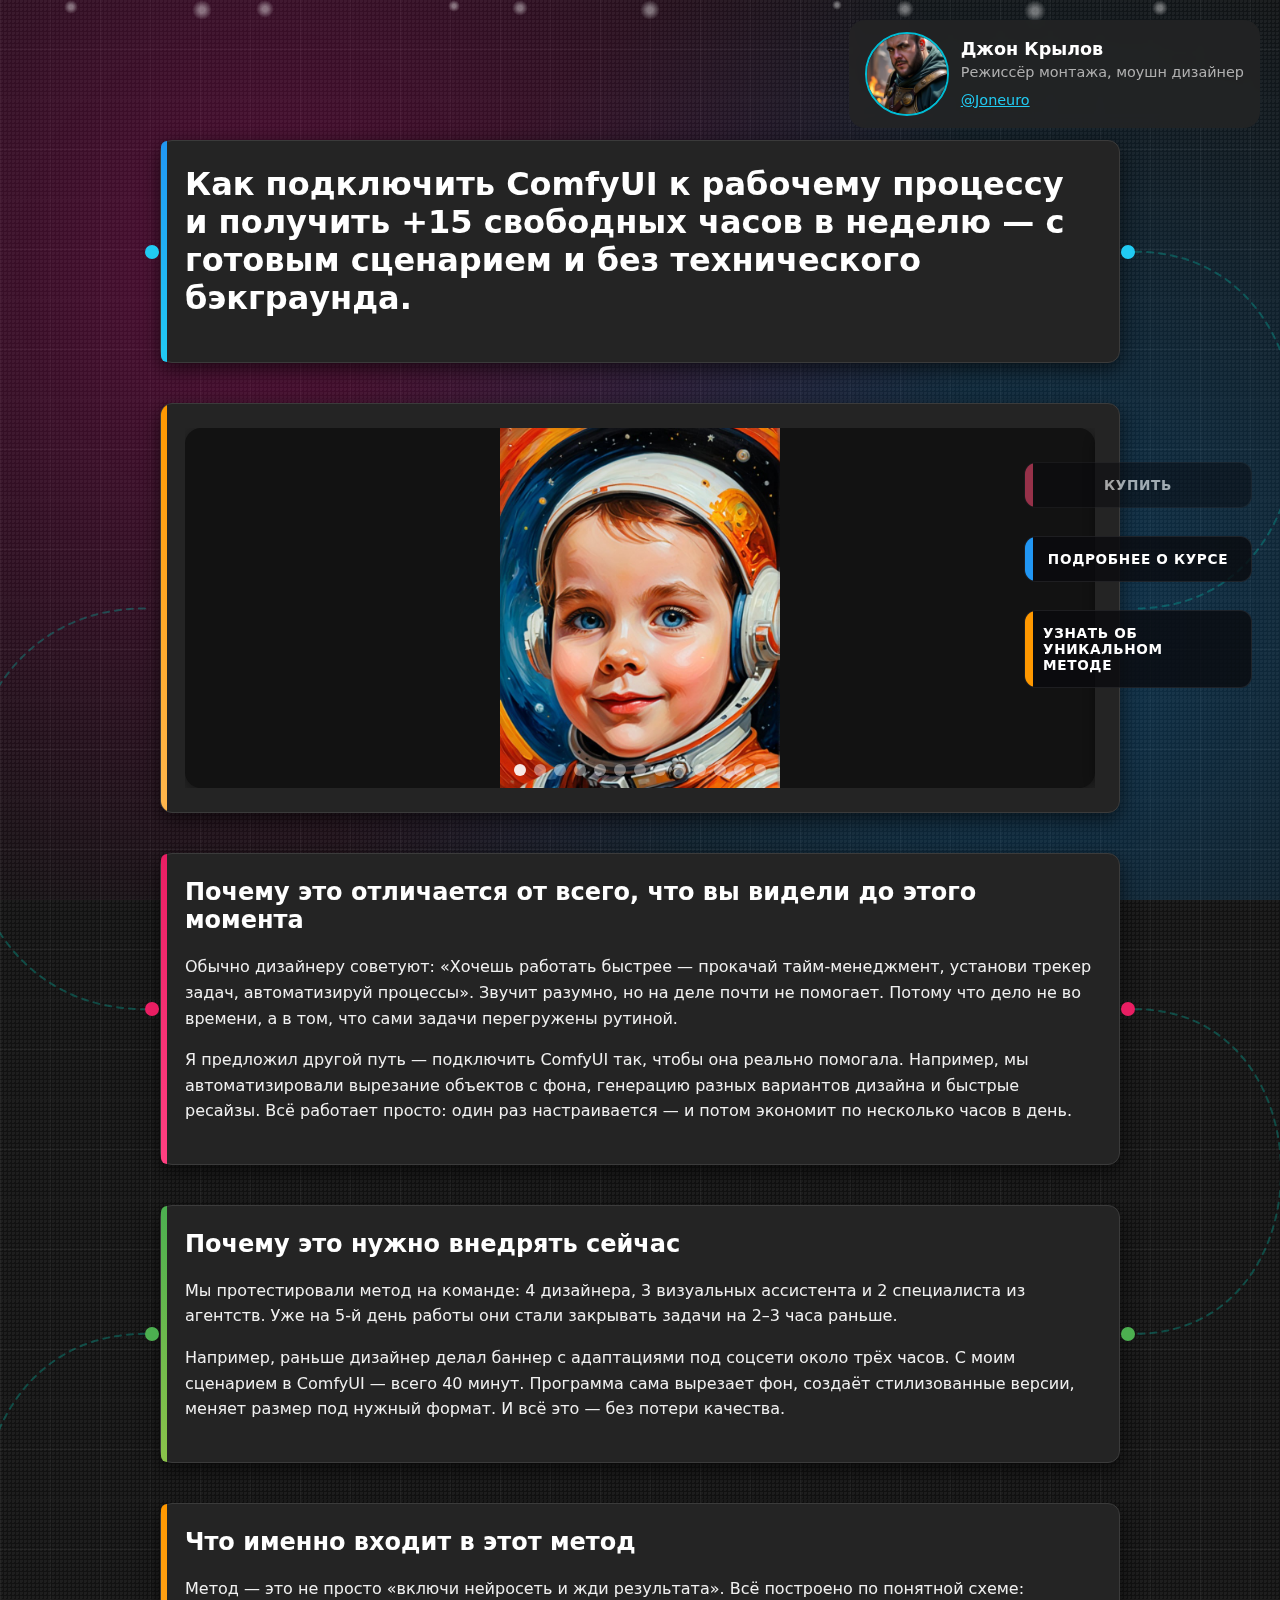
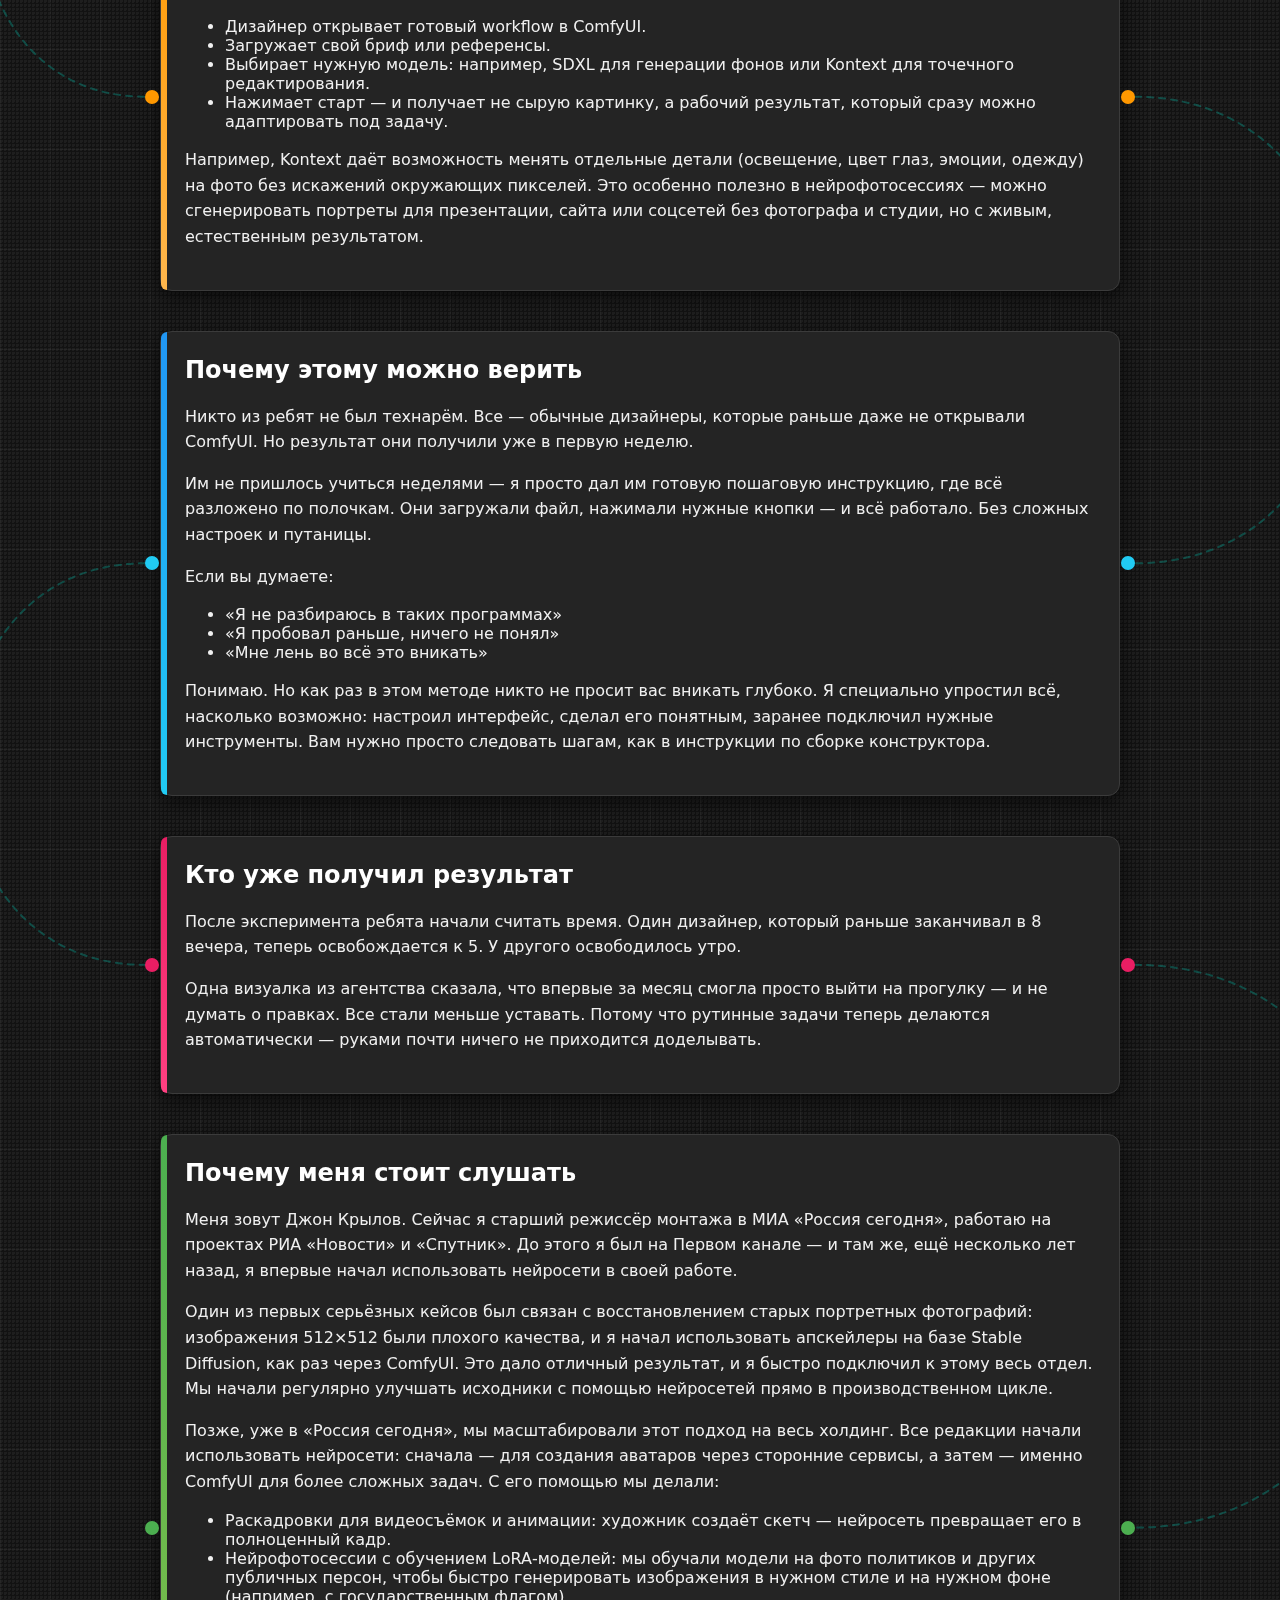
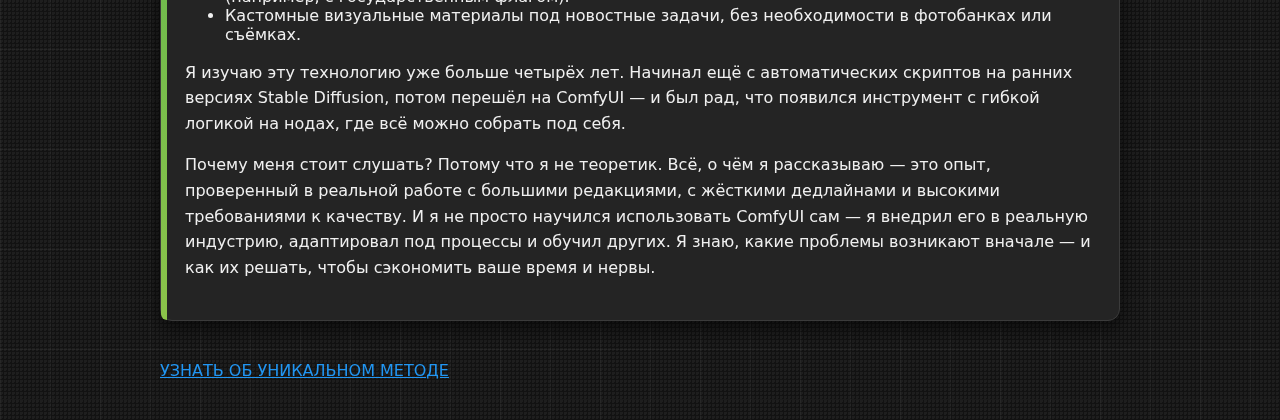
<file: index.html>
<!DOCTYPE html>
<html lang="ru">
<head>
  <meta charset="UTF-8">
  <meta name="viewport" content="width=device-width, initial-scale=1.0">
  <title>Курс ComfyUI — Заглавная</title>
  <link rel="stylesheet" href="style.css">
</head>
<body>
  <!-- Floating profile overlay -->
  <div class="profile-floating">
    <!-- Use a relative path without the images/ prefix because the profile
         picture lives at the project root on GitHub. Removing the extra
         directory prevents broken image links when the site is deployed. -->
    <img src="profile.jpg" alt="Джон Крылов">
    <div class="profile-info">
      <p class="profile-name">Джон Крылов</p>
      <p class="profile-role">Режиссёр монтажа, моушн дизайнер</p>
      <a href="https://t.me/Joneuro" class="profile-link">@Joneuro</a>
    </div>
  </div>

  <main>
    <section class="nodes">
    <!-- Page title node -->
    <div class="node accent-blue">
      <h1>Как подключить ComfyUI к рабочему процессу и получить +15 свободных часов в неделю — с готовым сценарием и без технического бэкграунда.</h1>
    </div>

    <!-- Photo gallery node: a scrollable strip of recent photos -->
    <div class="node accent-orange gallery-node">
      <div class="gallery-carousel">
        <div class="gallery-track">
          <img src="images/gallery/photo_2024-03-14_17-14-06.jpg" alt="Photo 1">
          <img src="images/gallery/photo_2024-03-14_17-14-07.jpg" alt="Photo 2">
          <img src="images/gallery/photo_2024-03-26_18-29-55.jpg" alt="Photo 3">
          <img src="images/gallery/photo_2024-04-04_12-58-24.jpg" alt="Photo 4">
          <img src="images/gallery/photo_2024-04-08_15-27-59.jpg" alt="Photo 5">
          <img src="images/gallery/photo_2025-01-22_19-31-26.jpg" alt="Photo 6">
          <img src="images/gallery/photo_2025-01-22_19-31-27.jpg" alt="Photo 7">
          <img src="images/gallery/photo_2025-01-23_22-14-19.jpg" alt="Photo 8">
          <img src="images/gallery/photo_2025-01-24_18-48-39.jpg" alt="Photo 9">
          <img src="images/gallery/photo_2025-01-25_15-49-19 (2).jpg" alt="Photo 10">
          <img src="images/gallery/photo_2025-01-25_15-49-19.jpg" alt="Photo 11">
          <img src="images/gallery/photo_2025-01-27_00-21-07 (2).jpg" alt="Photo 12">
          <img src="images/gallery/photo_2025-01-27_00-21-07.jpg" alt="Photo 13">
        </div>
        <div class="gallery-dots"></div>
      </div>
    </div>

    <!-- Introduction node -->
    <div class="node accent-pink">
      <h2>Почему это отличается от всего, что вы видели до этого момента</h2>
      <p>Обычно дизайнеру советуют: «Хочешь работать быстрее — прокачай тайм‑менеджмент, установи трекер задач, автоматизируй процессы». Звучит разумно, но на деле почти не помогает. Потому что дело не во времени, а в том, что сами задачи перегружены рутиной.</p>
      <p>Я предложил другой путь — подключить ComfyUI так, чтобы она реально помогала. Например, мы автоматизировали вырезание объектов с фона, генерацию разных вариантов дизайна и быстрые ресайзы. Всё работает просто: один раз настраивается — и потом экономит по несколько часов в день.</p>
    </div>

    <!-- Why implement node -->
    <div class="node accent-green">
      <h2>Почему это нужно внедрять сейчас</h2>
      <p>Мы протестировали метод на команде: 4 дизайнера, 3 визуальных ассистента и 2 специалиста из агентств. Уже на 5‑й день работы они стали закрывать задачи на 2–3 часа раньше.</p>
      <p>Например, раньше дизайнер делал баннер с адаптациями под соцсети около трёх часов. С моим сценарием в ComfyUI — всего 40 минут. Программа сама вырезает фон, создаёт стилизованные версии, меняет размер под нужный формат. И всё это — без потери качества.</p>
    </div>

    <!-- What includes node -->
    <div class="node accent-orange">
      <h2>Что именно входит в этот метод</h2>
      <p>Метод — это не просто «включи нейросеть и жди результата». Всё построено по понятной схеме:</p>
      <ul>
        <li>Дизайнер открывает готовый workflow в ComfyUI.</li>
        <li>Загружает свой бриф или референсы.</li>
        <li>Выбирает нужную модель: например, SDXL для генерации фонов или Kontext для точечного редактирования.</li>
        <li>Нажимает старт — и получает не сырую картинку, а рабочий результат, который сразу можно адаптировать под задачу.</li>
      </ul>
      <p>Например, Kontext даёт возможность менять отдельные детали (освещение, цвет глаз, эмоции, одежду) на фото без искажений окружающих пикселей. Это особенно полезно в нейрофотосессиях — можно сгенерировать портреты для презентации, сайта или соцсетей без фотографа и студии, но с живым, естественным результатом.</p>
    </div>

    <!-- Credibility node -->
    <div class="node accent-blue">
      <h2>Почему этому можно верить</h2>
      <p>Никто из ребят не был технарём. Все — обычные дизайнеры, которые раньше даже не открывали ComfyUI. Но результат они получили уже в первую неделю.</p>
      <p>Им не пришлось учиться неделями — я просто дал им готовую пошаговую инструкцию, где всё разложено по полочкам. Они загружали файл, нажимали нужные кнопки — и всё работало. Без сложных настроек и путаницы.</p>
      <p>Если вы думаете:</p>
      <ul>
        <li>«Я не разбираюсь в таких программах»</li>
        <li>«Я пробовал раньше, ничего не понял»</li>
        <li>«Мне лень во всё это вникать»</li>
      </ul>
      <p>Понимаю. Но как раз в этом методе никто не просит вас вникать глубоко. Я специально упростил всё, насколько возможно: настроил интерфейс, сделал его понятным, заранее подключил нужные инструменты. Вам нужно просто следовать шагам, как в инструкции по сборке конструктора.</p>
    </div>

    <!-- Results node -->
    <div class="node accent-pink">
      <h2>Кто уже получил результат</h2>
      <p>После эксперимента ребята начали считать время. Один дизайнер, который раньше заканчивал в 8 вечера, теперь освобождается к 5. У другого освободилось утро.</p>
      <p>Одна визуалка из агентства сказала, что впервые за месяц смогла просто выйти на прогулку — и не думать о правках. Все стали меньше уставать. Потому что рутинные задачи теперь делаются автоматически — руками почти ничего не приходится доделывать.</p>
    </div>

    <!-- About author node -->
    <div class="node accent-green">
      <h2>Почему меня стоит слушать</h2>
      <p>Меня зовут Джон Крылов. Сейчас я старший режиссёр монтажа в МИА «Россия сегодня», работаю на проектах РИА «Новости» и «Спутник». До этого я был на Первом канале — и там же, ещё несколько лет назад, я впервые начал использовать нейросети в своей работе.</p>
      <p>Один из первых серьёзных кейсов был связан с восстановлением старых портретных фотографий: изображения 512×512 были плохого качества, и я начал использовать апскейлеры на базе Stable Diffusion, как раз через ComfyUI. Это дало отличный результат, и я быстро подключил к этому весь отдел. Мы начали регулярно улучшать исходники с помощью нейросетей прямо в производственном цикле.</p>
      <p>Позже, уже в «Россия сегодня», мы масштабировали этот подход на весь холдинг. Все редакции начали использовать нейросети: сначала — для создания аватаров через сторонние сервисы, а затем — именно ComfyUI для более сложных задач. С его помощью мы делали:</p>
      <ul>
        <li>Раскадровки для видеосъёмок и анимации: художник создаёт скетч — нейросеть превращает его в полноценный кадр.</li>
        <li>Нейрофотосессии с обучением LoRA‑моделей: мы обучали модели на фото политиков и других публичных персон, чтобы быстро генерировать изображения в нужном стиле и на нужном фоне (например, с государственным флагом).</li>
        <li>Кастомные визуальные материалы под новостные задачи, без необходимости в фотобанках или съёмках.</li>
      </ul>
      <p>Я изучаю эту технологию уже больше четырёх лет. Начинал ещё с автоматических скриптов на ранних версиях Stable Diffusion, потом перешёл на ComfyUI — и был рад, что появился инструмент с гибкой логикой на нодах, где всё можно собрать под себя.</p>
      <p>Почему меня стоит слушать? Потому что я не теоретик. Всё, о чём я рассказываю — это опыт, проверенный в реальной работе с большими редакциями, с жёсткими дедлайнами и высокими требованиями к качеству. И я не просто научился использовать ComfyUI сам — я внедрил его в реальную индустрию, адаптировал под процессы и обучил других. Я знаю, какие проблемы возникают вначале — и как их решать, чтобы сэкономить ваше время и нервы.</p>
    </div>
    </section>

    <!-- Footer links and buttons -->
    <div class="footer-links">
      <a class="link" href="page2.html">УЗНАТЬ ОБ УНИКАЛЬНОМ МЕТОДЕ</a>
    </div>
  </main>

  <!-- Animated floating particles -->
  <div class="flares">
    <span></span><span></span><span></span><span></span><span></span>
    <span></span><span></span><span></span><span></span><span></span>
  </div>

  <!-- SVG connectors between nodes -->
  <svg class="connectors" xmlns="http://www.w3.org/2000/svg"></svg>

  <!-- Floating call-to-action buttons. Always visible on screen -->
  <div class="cta-fixed">
    <!-- Primary purchase button. Does not navigate yet -->
    <a class="btn btn-primary is-disabled" href="javascript:void(0)" aria-disabled="true" title="Скоро">Купить</a>
    <!-- Course details button -->
    <a class="btn btn-secondary" href="page3.html">Подробнее о курсе</a>
    <!-- Unique method link button -->
    <a class="btn btn-accent" href="page2.html">Узнать об уникальном методе</a>
  </div>

  <!-- Script for drawing connectors on scroll/resize -->
  <script>
    document.addEventListener('DOMContentLoaded', function () {
      const nodes = Array.from(document.querySelectorAll('.node'));
      const svg = document.querySelector('.connectors');
      // Colour mapping based on accent classes for ports and connectors
      const colourMap = {
        'accent-blue': 'rgba(33, 203, 243, 0.6)',
        'accent-pink': 'rgba(233, 30, 99, 0.6)',
        'accent-green': 'rgba(76, 175, 80, 0.6)',
        'accent-orange': 'rgba(255, 152, 0, 0.6)'
      };
      // Create input/output ports for each node and apply colour coding
      nodes.forEach(node => {
        const inputPort = document.createElement('div');
        inputPort.classList.add('input-port');
        const outputPort = document.createElement('div');
        outputPort.classList.add('output-port');
        // Determine port colour based on accent class
        let portColour = 'rgba(33, 203, 243, 1)';
        node.classList.forEach(cls => {
          if (colourMap[cls]) {
            // convert semi‑transparent colour to fully opaque for ports
            const rgb = colourMap[cls].replace(/rgba\(([^,]+), ([^,]+), ([^,]+), [^)]+\)/, '$1,$2,$3');
            portColour = `rgb(${rgb})`;
          }
        });
        inputPort.style.backgroundColor = portColour;
        inputPort.style.borderColor = portColour;
        outputPort.style.backgroundColor = portColour;
        outputPort.style.borderColor = portColour;
        node.appendChild(inputPort);
        node.appendChild(outputPort);
      });
      // Disable the parallax effect on scroll. Previously each node was
      // translated horizontally based on scroll position. To create a more
      // stable reading experience we simply reset any inline transforms on
      // nodes. This function is still called on scroll to keep API
      // compatibility with the rest of the script.
      function updateParallax() {
        nodes.forEach(node => {
          node.style.transform = '';
        });
      }
      function updateConnectors() {
        // Adjust svg dimensions to cover the full document height
        const docHeight = document.body.scrollHeight;
        svg.setAttribute('height', docHeight);
        svg.setAttribute('width', document.documentElement.clientWidth);
        // Clear existing connectors
        while (svg.firstChild) {
          svg.removeChild(svg.firstChild);
        }
        nodes.forEach((node, idx) => {
          // Connect each node to the next; choose orientation based on index
          const next = nodes[idx + 1];
          if (!next) return;
          // Alternate orientation: even indexes connect right‑to‑right, odd indexes left‑to‑left
          const orientation = idx % 2 === 0 ? 'right' : 'left';
          // Choose ports based on orientation
          const startPort = orientation === 'right' ? node.querySelector('.output-port') : node.querySelector('.input-port');
          const endPort = orientation === 'right' ? next.querySelector('.output-port') : next.querySelector('.input-port');
          if (!startPort || !endPort) return;
          const rect1 = startPort.getBoundingClientRect();
          const rect2 = endPort.getBoundingClientRect();
          // Starting and ending coordinates: anchor to the appropriate side
          let startX, endX;
          if (orientation === 'right') {
            startX = rect1.left + rect1.width + window.scrollX;
            endX = rect2.left + rect2.width + window.scrollX;
          } else {
            startX = rect1.left + window.scrollX;
            endX = rect2.left + window.scrollX;
          }
          const startY = rect1.top + rect1.height / 2 + window.scrollY;
          const endY = rect2.top + rect2.height / 2 + window.scrollY;
          // Offset controls horizontally based on vertical distance to create nice arcs
          const verticalDistance = Math.abs(endY - startY);
          const baseOffset = Math.max(100, verticalDistance * 0.6);
          const offset = orientation === 'right' ? baseOffset : -baseOffset;
          const ctrl1X = startX + offset;
          const ctrl1Y = startY;
          const ctrl2X = endX + offset;
          const ctrl2Y = endY;
          const pathData = `M ${startX},${startY} C ${ctrl1X},${ctrl1Y} ${ctrl2X},${ctrl2Y} ${endX},${endY}`;
          const path = document.createElementNS('http://www.w3.org/2000/svg', 'path');
          path.setAttribute('d', pathData);
          // Determine colour based on the accent class of the current node
          let strokeColour = 'rgba(0, 200, 180, 0.6)';
          node.classList.forEach(cls => {
            if (colourMap[cls]) {
              strokeColour = colourMap[cls];
            }
          });
          path.setAttribute('stroke', strokeColour);
          path.setAttribute('stroke-width', '2');
          path.setAttribute('fill', 'none');
          path.setAttribute('stroke-linecap', 'round');
          path.setAttribute('stroke-dasharray', '6 6');
          path.style.animation = 'dash-motion 4s linear infinite';
          svg.appendChild(path);
        });
      }
      function onScroll() {
        updateParallax();
        updateConnectors();
      }
      // Initial draw
      updateParallax();
      updateConnectors();
      window.addEventListener('resize', updateConnectors);
      window.addEventListener('scroll', onScroll);

      // Build an interactive slider for the photo gallery.
      // The gallery displays one image at a time, supports swipe gestures,
      // auto‑advances every few seconds, and shows dots for navigation.
      const track = document.querySelector('.gallery-track');
      const slides = track ? Array.from(track.children) : [];
      const dotsContainer = document.querySelector('.gallery-dots');
      let currentSlide = 0;
      let autoSlideTimer;

      function createDots() {
        if (!dotsContainer) return;
        dotsContainer.innerHTML = '';
        slides.forEach((slide, index) => {
          const dot = document.createElement('span');
          dot.addEventListener('click', () => {
            currentSlide = index;
            updateGallery();
            resetAutoSlide();
          });
          dotsContainer.appendChild(dot);
        });
      }

      function updateGallery() {
        if (!track || slides.length === 0) return;
        const slideWidth = track.getBoundingClientRect().width / slides.length;
        track.style.transform = `translateX(-${currentSlide * slideWidth}px)`;
        if (dotsContainer) {
          const dots = Array.from(dotsContainer.children);
          dots.forEach((dot, idx) => {
            dot.classList.toggle('active', idx === currentSlide);
          });
        }
      }

      function nextSlide() {
        if (slides.length === 0) return;
        currentSlide = (currentSlide + 1) % slides.length;
        updateGallery();
      }

      function startAutoSlide() {
        clearInterval(autoSlideTimer);
        autoSlideTimer = setInterval(nextSlide, 5000);
      }

      function resetAutoSlide() {
        clearInterval(autoSlideTimer);
        autoSlideTimer = setTimeout(startAutoSlide, 5000);
      }

      if (track) {
        // Set up widths so that each slide fills the gallery viewport.
        track.style.width = `${slides.length * 100}%`;
        slides.forEach(slide => {
          slide.style.width = `${100 / slides.length}%`;
        });
        createDots();
        updateGallery();
        startAutoSlide();
        // Swipe handling
        let startX = 0;
        let isDragging = false;
        let deltaX = 0;
        track.addEventListener('pointerdown', (e) => {
          startX = e.clientX;
          isDragging = true;
          track.style.transition = 'none';
          clearInterval(autoSlideTimer);
        });
        track.addEventListener('pointermove', (e) => {
          if (!isDragging) return;
          deltaX = e.clientX - startX;
          const slideWidth = track.getBoundingClientRect().width / slides.length;
          track.style.transform = `translateX(${ -currentSlide * slideWidth + deltaX }px)`;
        });
        function endDrag() {
          if (!isDragging) return;
          const slideWidth = track.getBoundingClientRect().width / slides.length;
          // Snap to next or previous slide if dragged enough
          if (Math.abs(deltaX) > slideWidth / 4) {
            if (deltaX < 0 && currentSlide < slides.length - 1) {
              currentSlide++;
            } else if (deltaX > 0 && currentSlide > 0) {
              currentSlide--;
            }
          }
          track.style.transition = 'transform 0.6s ease';
          updateGallery();
          startAutoSlide();
          isDragging = false;
          deltaX = 0;
        }
        track.addEventListener('pointerup', endDrag);
        track.addEventListener('pointerleave', endDrag);
      }
    });
  </script>
</body>
</html>
</file>
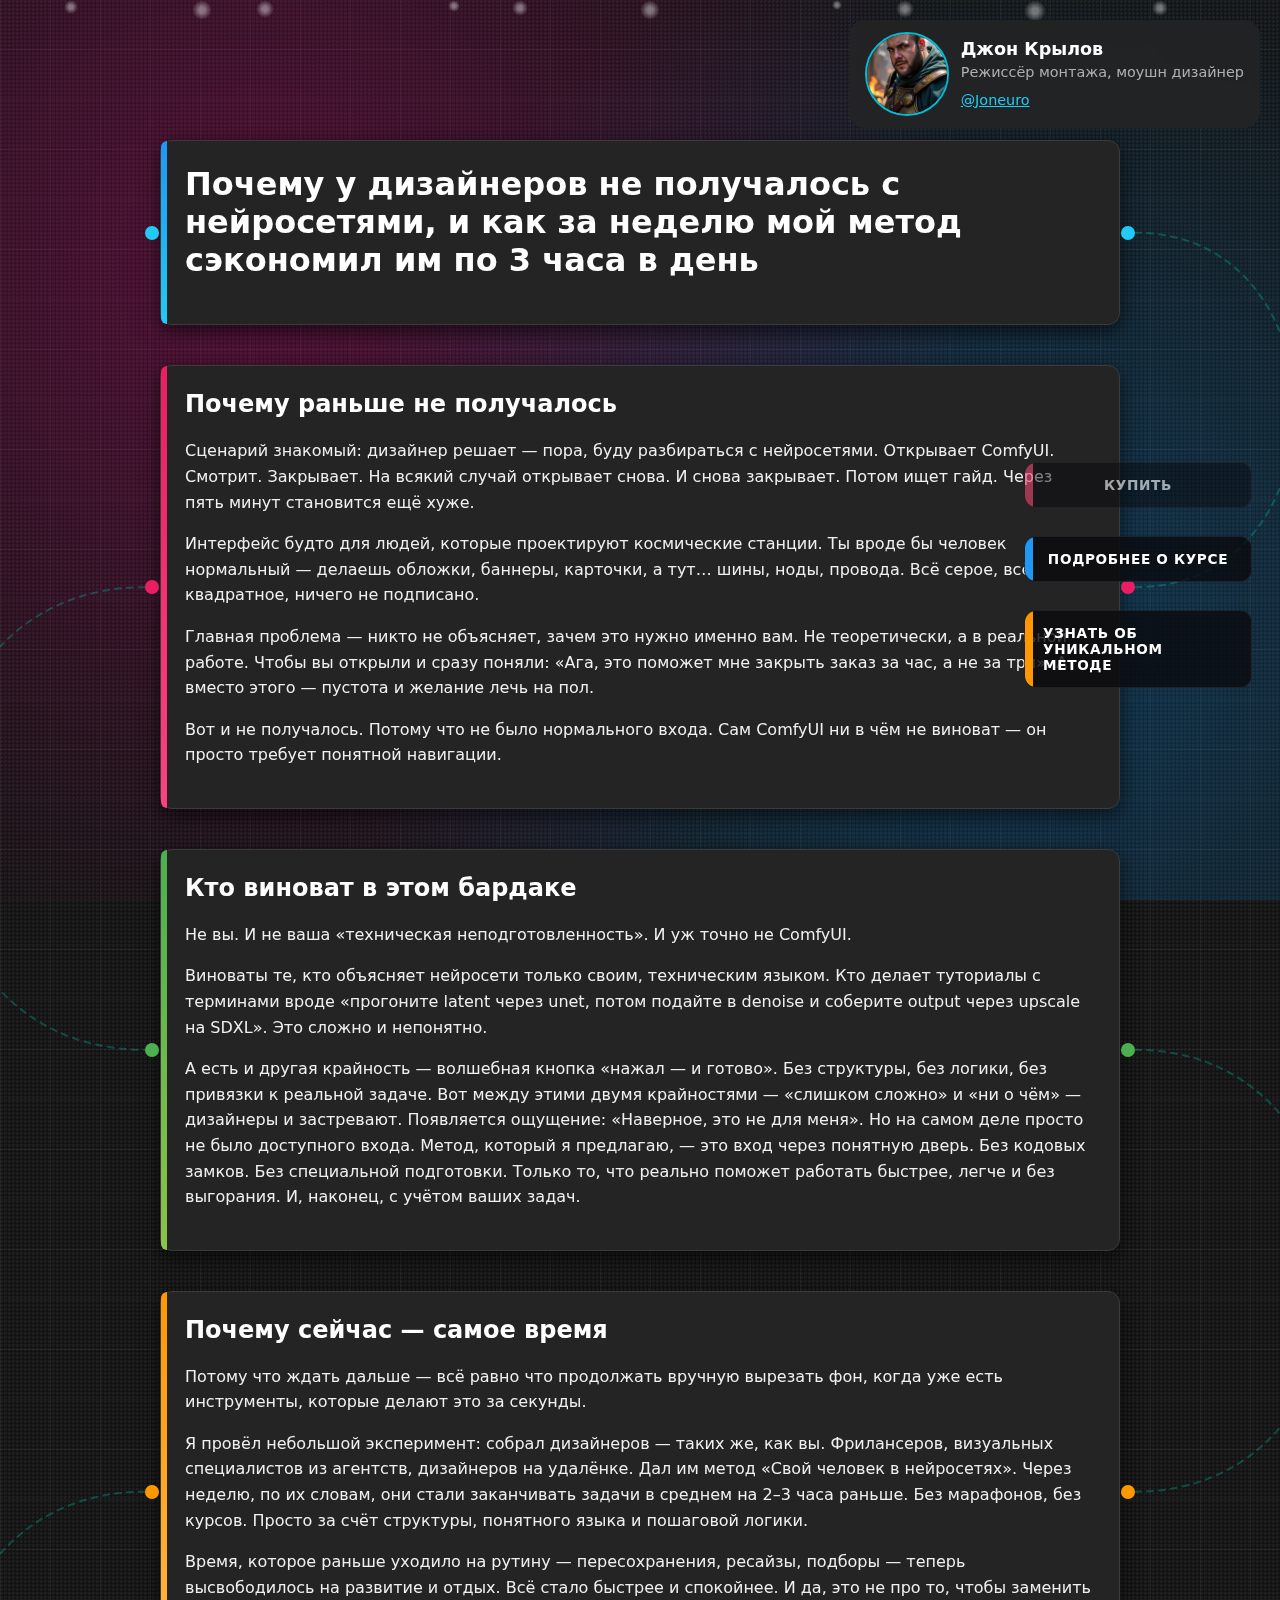
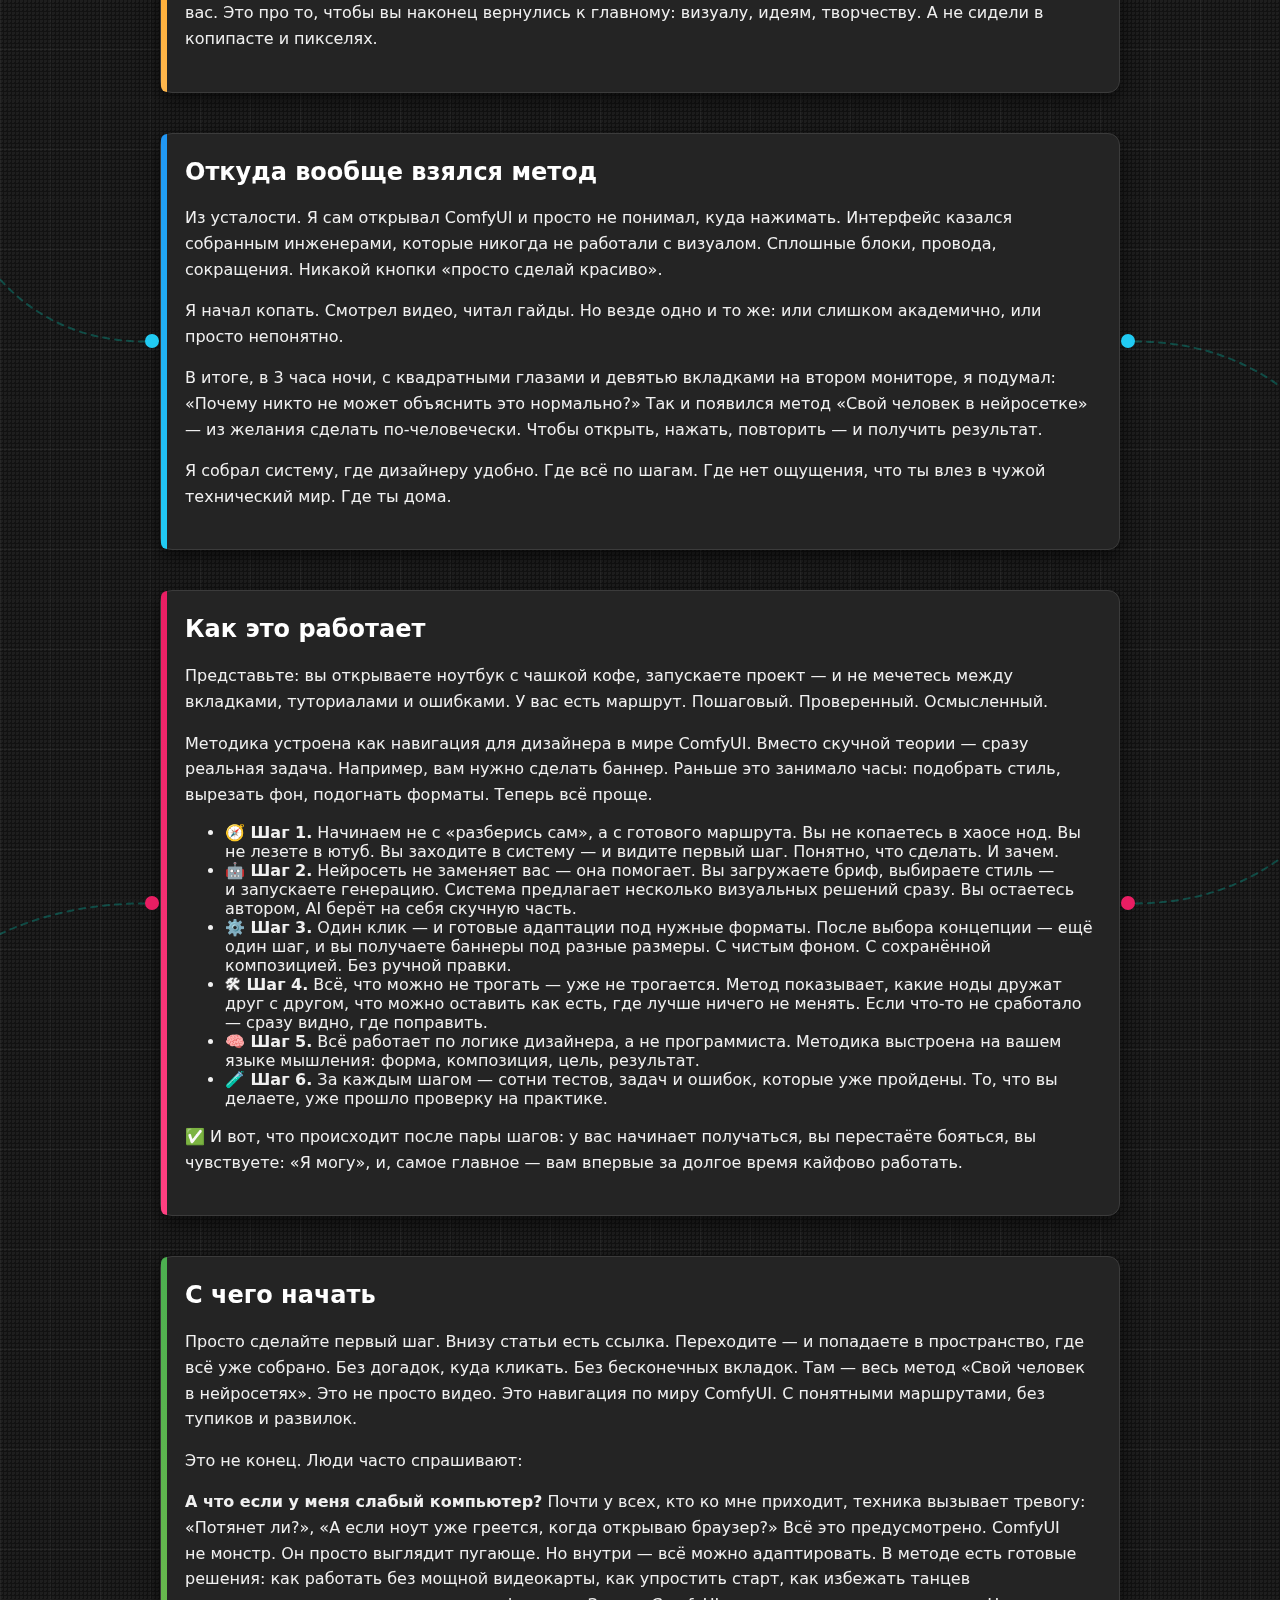
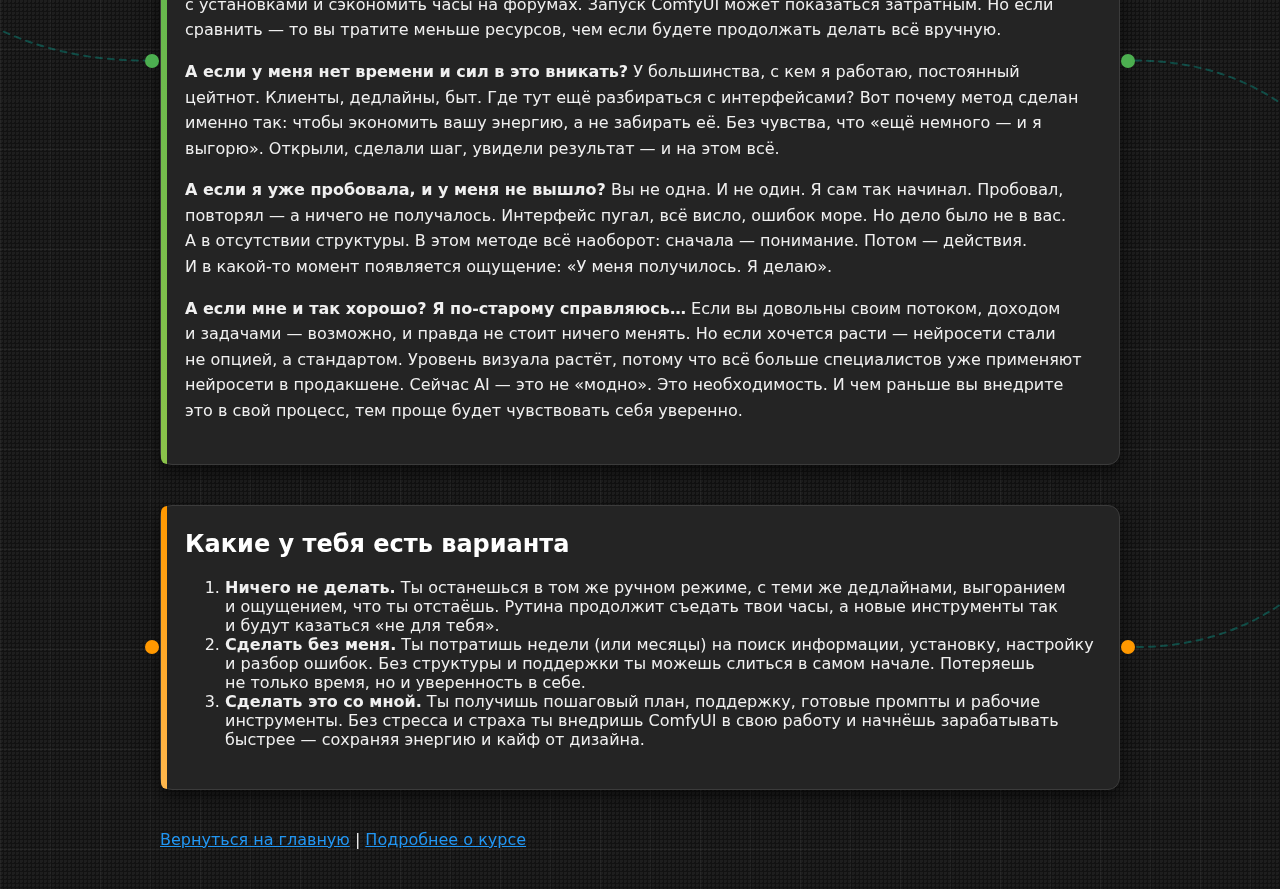
<file: page2.html>
<!DOCTYPE html>
<html lang="ru">
<head>
  <meta charset="UTF-8">
  <meta name="viewport" content="width=device-width, initial-scale=1.0">
  <title>Уникальный метод — Подробности</title>
  <link rel="stylesheet" href="style.css">
</head>
<body>
  <!-- Floating profile overlay -->
  <div class="profile-floating">
    <!-- Updated path: profile picture is stored in the root for GitHub Pages -->
    <img src="profile.jpg" alt="Джон Крылов">
    <div class="profile-info">
      <p class="profile-name">Джон Крылов</p>
      <p class="profile-role">Режиссёр монтажа, моушн дизайнер</p>
      <a href="https://t.me/Joneuro" class="profile-link">@Joneuro</a>
    </div>
  </div>

  <main>
    <section class="nodes">
      <!-- Page 2: Detailed explanation of the unique method -->
      <div class="node accent-blue">
        <h1>Почему у дизайнеров не получалось с нейросетями, и как за неделю мой метод сэкономил им по 3&nbsp;часа в день</h1>
      </div>
      <div class="node accent-pink">
        <h2>Почему раньше не получалось</h2>
        <p>Сценарий знакомый: дизайнер решает — пора, буду разбираться с нейросетями. Открывает ComfyUI. Смотрит. Закрывает. На всякий случай открывает снова. И снова закрывает. Потом ищет гайд. Через пять минут становится ещё хуже.</p>
        <p>Интерфейс будто для людей, которые проектируют космические станции. Ты вроде бы человек нормальный — делаешь обложки, баннеры, карточки, а тут… шины, ноды, провода. Всё серое, всё квадратное, ничего не подписано.</p>
        <p>Главная проблема — никто не объясняет, зачем это нужно именно вам. Не теоретически, а в реальной работе. Чтобы вы открыли и сразу поняли: «Ага, это поможет мне закрыть заказ за час, а не за три». А вместо этого — пустота и желание лечь на пол.</p>
        <p>Вот и не получалось. Потому что не было нормального входа. Сам ComfyUI ни в чём не виноват — он просто требует понятной навигации.</p>
      </div>
      <div class="node accent-green">
        <h2>Кто виноват в этом бардаке</h2>
        <p>Не вы. И не ваша «техническая неподготовленность». И уж точно не ComfyUI.</p>
        <p>Виноваты те, кто объясняет нейросети только своим, техническим языком. Кто делает туториалы с терминами вроде «прогоните latent через unet, потом подайте в denoise и соберите output через upscale на SDXL». Это сложно и непонятно.</p>
        <p>А есть и другая крайность — волшебная кнопка «нажал — и готово». Без структуры, без логики, без привязки к реальной задаче. Вот между этими двумя крайностями — «слишком сложно» и «ни о чём» — дизайнеры и застревают. Появляется ощущение: «Наверное, это не для меня». Но на самом деле просто не было доступного входа. Метод, который я предлагаю, — это вход через понятную дверь. Без кодовых замков. Без специальной подготовки. Только то, что реально поможет работать быстрее, легче и без выгорания. И, наконец, с учётом ваших задач.</p>
      </div>
      <div class="node accent-orange">
        <h2>Почему сейчас — самое время</h2>
        <p>Потому что ждать дальше — всё равно что продолжать вручную вырезать фон, когда уже есть инструменты, которые делают это за секунды.</p>
        <p>Я провёл небольшой эксперимент: собрал дизайнеров — таких же, как вы. Фрилансеров, визуальных специалистов из агентств, дизайнеров на удалёнке. Дал им метод «Свой человек в нейросетях». Через неделю, по их словам, они стали заканчивать задачи в среднем на 2–3 часа раньше. Без марафонов, без курсов. Просто за счёт структуры, понятного языка и пошаговой логики.</p>
        <p>Время, которое раньше уходило на рутину — пересохранения, ресайзы, подборы — теперь высвободилось на развитие и отдых. Всё стало быстрее и спокойнее. И да, это не про то, чтобы заменить вас. Это про то, чтобы вы наконец вернулись к главному: визуалу, идеям, творчеству. А не сидели в копипасте и пикселях.</p>
      </div>
      <div class="node accent-blue">
        <h2>Откуда вообще взялся метод</h2>
        <p>Из усталости. Я сам открывал ComfyUI и просто не понимал, куда нажимать. Интерфейс казался собранным инженерами, которые никогда не работали с визуалом. Сплошные блоки, провода, сокращения. Никакой кнопки «просто сделай красиво».</p>
        <p>Я начал копать. Смотрел видео, читал гайды. Но везде одно и то же: или слишком академично, или просто непонятно.</p>
        <p>В итоге, в 3 часа ночи, с квадратными глазами и девятью вкладками на втором мониторе, я подумал: «Почему никто не может объяснить это нормально?» Так и появился метод «Свой человек в нейросетке» — из желания сделать по‑человечески. Чтобы открыть, нажать, повторить — и получить результат.</p>
        <p>Я собрал систему, где дизайнеру удобно. Где всё по шагам. Где нет ощущения, что ты влез в чужой технический мир. Где ты дома.</p>
      </div>
      <div class="node accent-pink">
        <h2>Как это работает</h2>
        <p>Представьте: вы открываете ноутбук с чашкой кофе, запускаете проект — и не мечетесь между вкладками, туториалами и ошибками. У вас есть маршрут. Пошаговый. Проверенный. Осмысленный.</p>
        <p>Методика устроена как навигация для дизайнера в мире ComfyUI. Вместо скучной теории — сразу реальная задача. Например, вам нужно сделать баннер. Раньше это занимало часы: подобрать стиль, вырезать фон, подогнать форматы. Теперь всё проще.</p>
        <ul>
          <li><strong>🧭 Шаг 1.</strong> Начинаем не с «разберись сам», а с готового маршрута. Вы не копаетесь в хаосе нод. Вы не лезете в ютуб. Вы заходите в систему — и видите первый шаг. Понятно, что сделать. И зачем.</li>
          <li><strong>🤖 Шаг 2.</strong> Нейросеть не заменяет вас — она помогает. Вы загружаете бриф, выбираете стиль — и запускаете генерацию. Система предлагает несколько визуальных решений сразу. Вы остаетесь автором, AI берёт на себя скучную часть.</li>
          <li><strong>⚙️ Шаг 3.</strong> Один клик — и готовые адаптации под нужные форматы. После выбора концепции — ещё один шаг, и вы получаете баннеры под разные размеры. С чистым фоном. С сохранённой композицией. Без ручной правки.</li>
          <li><strong>🛠 Шаг 4.</strong> Всё, что можно не трогать — уже не трогается. Метод показывает, какие ноды дружат друг с другом, что можно оставить как есть, где лучше ничего не менять. Если что‑то не сработало — сразу видно, где поправить.</li>
          <li><strong>🧠 Шаг 5.</strong> Всё работает по логике дизайнера, а не программиста. Методика выстроена на вашем языке мышления: форма, композиция, цель, результат.</li>
          <li><strong>🧪 Шаг 6.</strong> За каждым шагом — сотни тестов, задач и ошибок, которые уже пройдены. То, что вы делаете, уже прошло проверку на практике.</li>
        </ul>
        <p>✅ И вот, что происходит после пары шагов: у вас начинает получаться, вы перестаёте бояться, вы чувствуете: «Я могу», и, самое главное — вам впервые за долгое время кайфово работать.</p>
      </div>
      <div class="node accent-green">
        <h2>С чего начать</h2>
        <p>Просто сделайте первый шаг. Внизу статьи есть ссылка. Переходите — и попадаете в пространство, где всё уже собрано. Без догадок, куда кликать. Без бесконечных вкладок. Там — весь метод «Свой человек в нейросетях». Это не просто видео. Это навигация по миру ComfyUI. С понятными маршрутами, без тупиков и развилок.</p>
        <p>Это не конец. Люди часто спрашивают:</p>
        <p><strong>А что если у меня слабый компьютер?</strong> Почти у всех, кто ко мне приходит, техника вызывает тревогу: «Потянет ли?», «А если ноут уже греется, когда открываю браузер?» Всё это предусмотрено. ComfyUI не монстр. Он просто выглядит пугающе. Но внутри — всё можно адаптировать. В методе есть готовые решения: как работать без мощной видеокарты, как упростить старт, как избежать танцев с установками и сэкономить часы на форумах. Запуск ComfyUI может показаться затратным. Но если сравнить — то вы тратите меньше ресурсов, чем если будете продолжать делать всё вручную.</p>
        <p><strong>А если у меня нет времени и сил в это вникать?</strong> У большинства, с кем я работаю, постоянный цейтнот. Клиенты, дедлайны, быт. Где тут ещё разбираться с интерфейсами? Вот почему метод сделан именно так: чтобы экономить вашу энергию, а не забирать её. Без чувства, что «ещё немного — и я выгорю». Открыли, сделали шаг, увидели результат — и на этом всё.</p>
        <p><strong>А если я уже пробовала, и у меня не вышло?</strong> Вы не одна. И не один. Я сам так начинал. Пробовал, повторял — а ничего не получалось. Интерфейс пугал, всё висло, ошибок море. Но дело было не в вас. А в отсутствии структуры. В этом методе всё наоборот: сначала — понимание. Потом — действия. И в какой‑то момент появляется ощущение: «У меня получилось. Я делаю».</p>
        <p><strong>А если мне и так хорошо? Я по‑старому справляюсь…</strong> Если вы довольны своим потоком, доходом и задачами — возможно, и правда не стоит ничего менять. Но если хочется расти — нейросети стали не опцией, а стандартом. Уровень визуала растёт, потому что всё больше специалистов уже применяют нейросети в продакшене. Сейчас AI — это не «модно». Это необходимость. И чем раньше вы внедрите это в свой процесс, тем проще будет чувствовать себя уверенно.</p>
      </div>
      <div class="node accent-orange">
        <h2>Какие у тебя есть варианта</h2>
        <ol>
          <li><strong>Ничего не делать.</strong> Ты останешься в том же ручном режиме, с теми же дедлайнами, выгоранием и ощущением, что ты отстаёшь. Рутина продолжит съедать твои часы, а новые инструменты так и будут казаться «не для тебя».</li>
          <li><strong>Сделать без меня.</strong> Ты потратишь недели (или месяцы) на поиск информации, установку, настройку и разбор ошибок. Без структуры и поддержки ты можешь слиться в самом начале. Потеряешь не только время, но и уверенность в себе.</li>
          <li><strong>Сделать это со мной.</strong> Ты получишь пошаговый план, поддержку, готовые промпты и рабочие инструменты. Без стресса и страха ты внедришь ComfyUI в свою работу и начнёшь зарабатывать быстрее — сохраняя энергию и кайф от дизайна.</li>
        </ol>
      </div>
    </section>
    <div class="footer-links">
      <a class="link" href="index.html">Вернуться на главную</a>
      <span> | </span>
      <a class="link" href="page3.html">Подробнее о курсе</a>
    </div>
  </main>

  <!-- Animated floating particles -->
  <div class="flares">
    <span></span><span></span><span></span><span></span><span></span>
    <span></span><span></span><span></span><span></span><span></span>
  </div>

  <!-- SVG connectors between nodes -->
  <svg class="connectors" xmlns="http://www.w3.org/2000/svg"></svg>

  <!-- Floating call-to-action buttons -->
  <div class="cta-fixed">
    <a class="btn btn-primary is-disabled" href="javascript:void(0)" aria-disabled="true" title="Скоро">Купить</a>
    <a class="btn btn-secondary" href="page3.html">Подробнее о курсе</a>
    <a class="btn btn-accent" href="page2.html">Узнать об уникальном методе</a>
  </div>

  <!-- Script for drawing connectors on scroll/resize -->
  <script>
    document.addEventListener('DOMContentLoaded', function () {
      const nodes = Array.from(document.querySelectorAll('.node'));
      const svg = document.querySelector('.connectors');
      // Colour mapping based on accent classes for ports and connectors
      const colourMap = {
        'accent-blue': 'rgba(33, 203, 243, 0.6)',
        'accent-pink': 'rgba(233, 30, 99, 0.6)',
        'accent-green': 'rgba(76, 175, 80, 0.6)',
        'accent-orange': 'rgba(255, 152, 0, 0.6)'
      };
      // Create input/output ports for each node and apply colour coding
      nodes.forEach(node => {
        const inputPort = document.createElement('div');
        inputPort.classList.add('input-port');
        const outputPort = document.createElement('div');
        outputPort.classList.add('output-port');
        let portColour = 'rgba(33, 203, 243, 1)';
        node.classList.forEach(cls => {
          if (colourMap[cls]) {
            const rgb = colourMap[cls].replace(/rgba\(([^,]+), ([^,]+), ([^,]+), [^)]+\)/, '$1,$2,$3');
            portColour = `rgb(${rgb})`;
          }
        });
        inputPort.style.backgroundColor = portColour;
        inputPort.style.borderColor = portColour;
        outputPort.style.backgroundColor = portColour;
        outputPort.style.borderColor = portColour;
        node.appendChild(inputPort);
        node.appendChild(outputPort);
      });
      // Remove horizontal parallax: reset any transforms when scrolling
      function updateParallax() {
        nodes.forEach(node => {
          node.style.transform = '';
        });
      }
      function updateConnectors() {
        const docHeight = document.body.scrollHeight;
        svg.setAttribute('height', docHeight);
        svg.setAttribute('width', document.documentElement.clientWidth);
        while (svg.firstChild) {
          svg.removeChild(svg.firstChild);
        }
        nodes.forEach((node, idx) => {
          // Connect each node to the next; alternate orientation like in index
          const next = nodes[idx + 1];
          if (!next) return;
          const orientation = idx % 2 === 0 ? 'right' : 'left';
          const startPort = orientation === 'right' ? node.querySelector('.output-port') : node.querySelector('.input-port');
          const endPort = orientation === 'right' ? next.querySelector('.output-port') : next.querySelector('.input-port');
          if (!startPort || !endPort) return;
          const rect1 = startPort.getBoundingClientRect();
          const rect2 = endPort.getBoundingClientRect();
          let startX, endX;
          if (orientation === 'right') {
            startX = rect1.left + rect1.width + window.scrollX;
            endX = rect2.left + rect2.width + window.scrollX;
          } else {
            startX = rect1.left + window.scrollX;
            endX = rect2.left + window.scrollX;
          }
          const startY = rect1.top + rect1.height / 2 + window.scrollY;
          const endY = rect2.top + rect2.height / 2 + window.scrollY;
          const verticalDistance = Math.abs(endY - startY);
          const baseOffset = Math.max(100, verticalDistance * 0.6);
          const offset = orientation === 'right' ? baseOffset : -baseOffset;
          const ctrl1X = startX + offset;
          const ctrl1Y = startY;
          const ctrl2X = endX + offset;
          const ctrl2Y = endY;
          const pathData = `M ${startX},${startY} C ${ctrl1X},${ctrl1Y} ${ctrl2X},${ctrl2Y} ${endX},${endY}`;
          const path = document.createElementNS('http://www.w3.org/2000/svg', 'path');
          path.setAttribute('d', pathData);
          let strokeColour = 'rgba(0, 200, 180, 0.6)';
          node.classList.forEach(cls => {
            if (colourMap[cls]) {
              strokeColour = colourMap[cls];
            }
          });
          path.setAttribute('stroke', strokeColour);
          path.setAttribute('stroke-width', '2');
          path.setAttribute('fill', 'none');
          path.setAttribute('stroke-linecap', 'round');
          path.setAttribute('stroke-dasharray', '6 6');
          path.style.animation = 'dash-motion 4s linear infinite';
          svg.appendChild(path);
        });
      }
      function onScroll() {
        updateParallax();
        updateConnectors();
      }
      updateParallax();
      updateConnectors();
      window.addEventListener('resize', updateConnectors);
      window.addEventListener('scroll', onScroll);
    });
  </script>
</body>
</html>
</file>
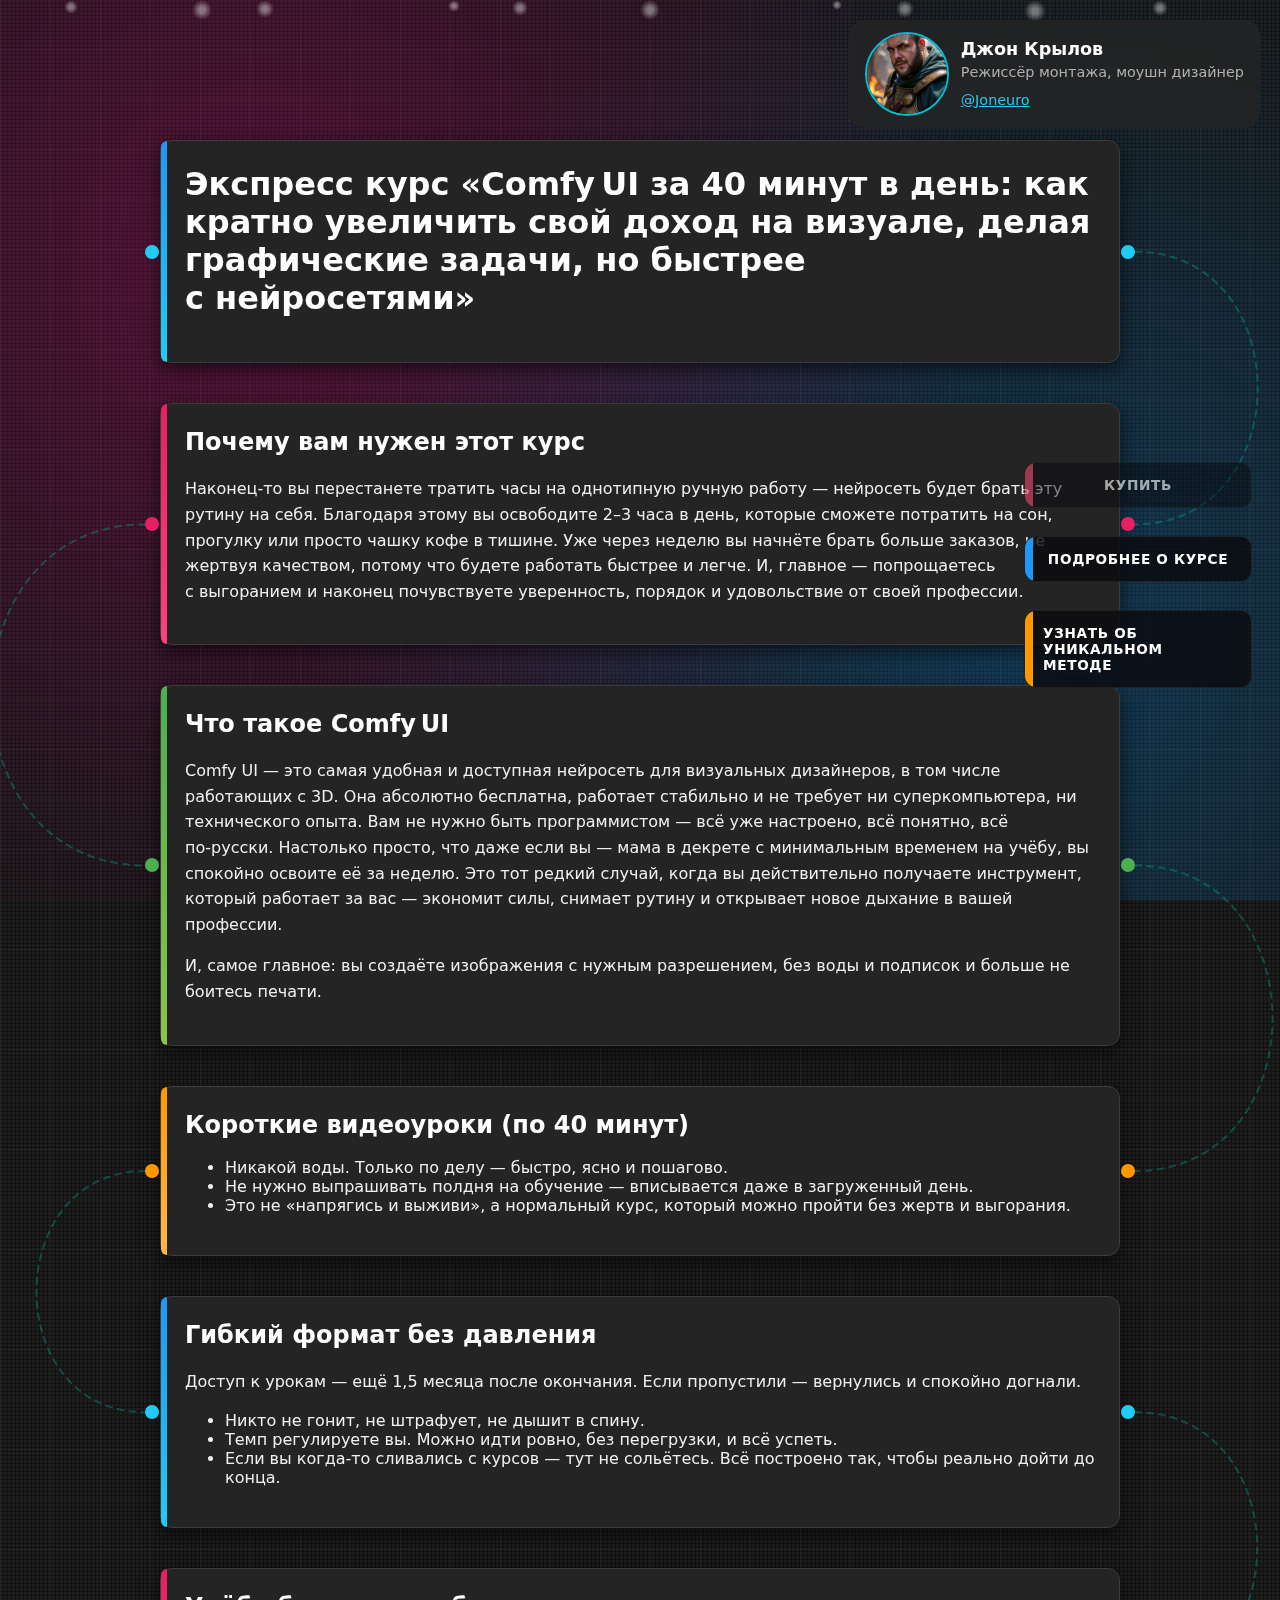
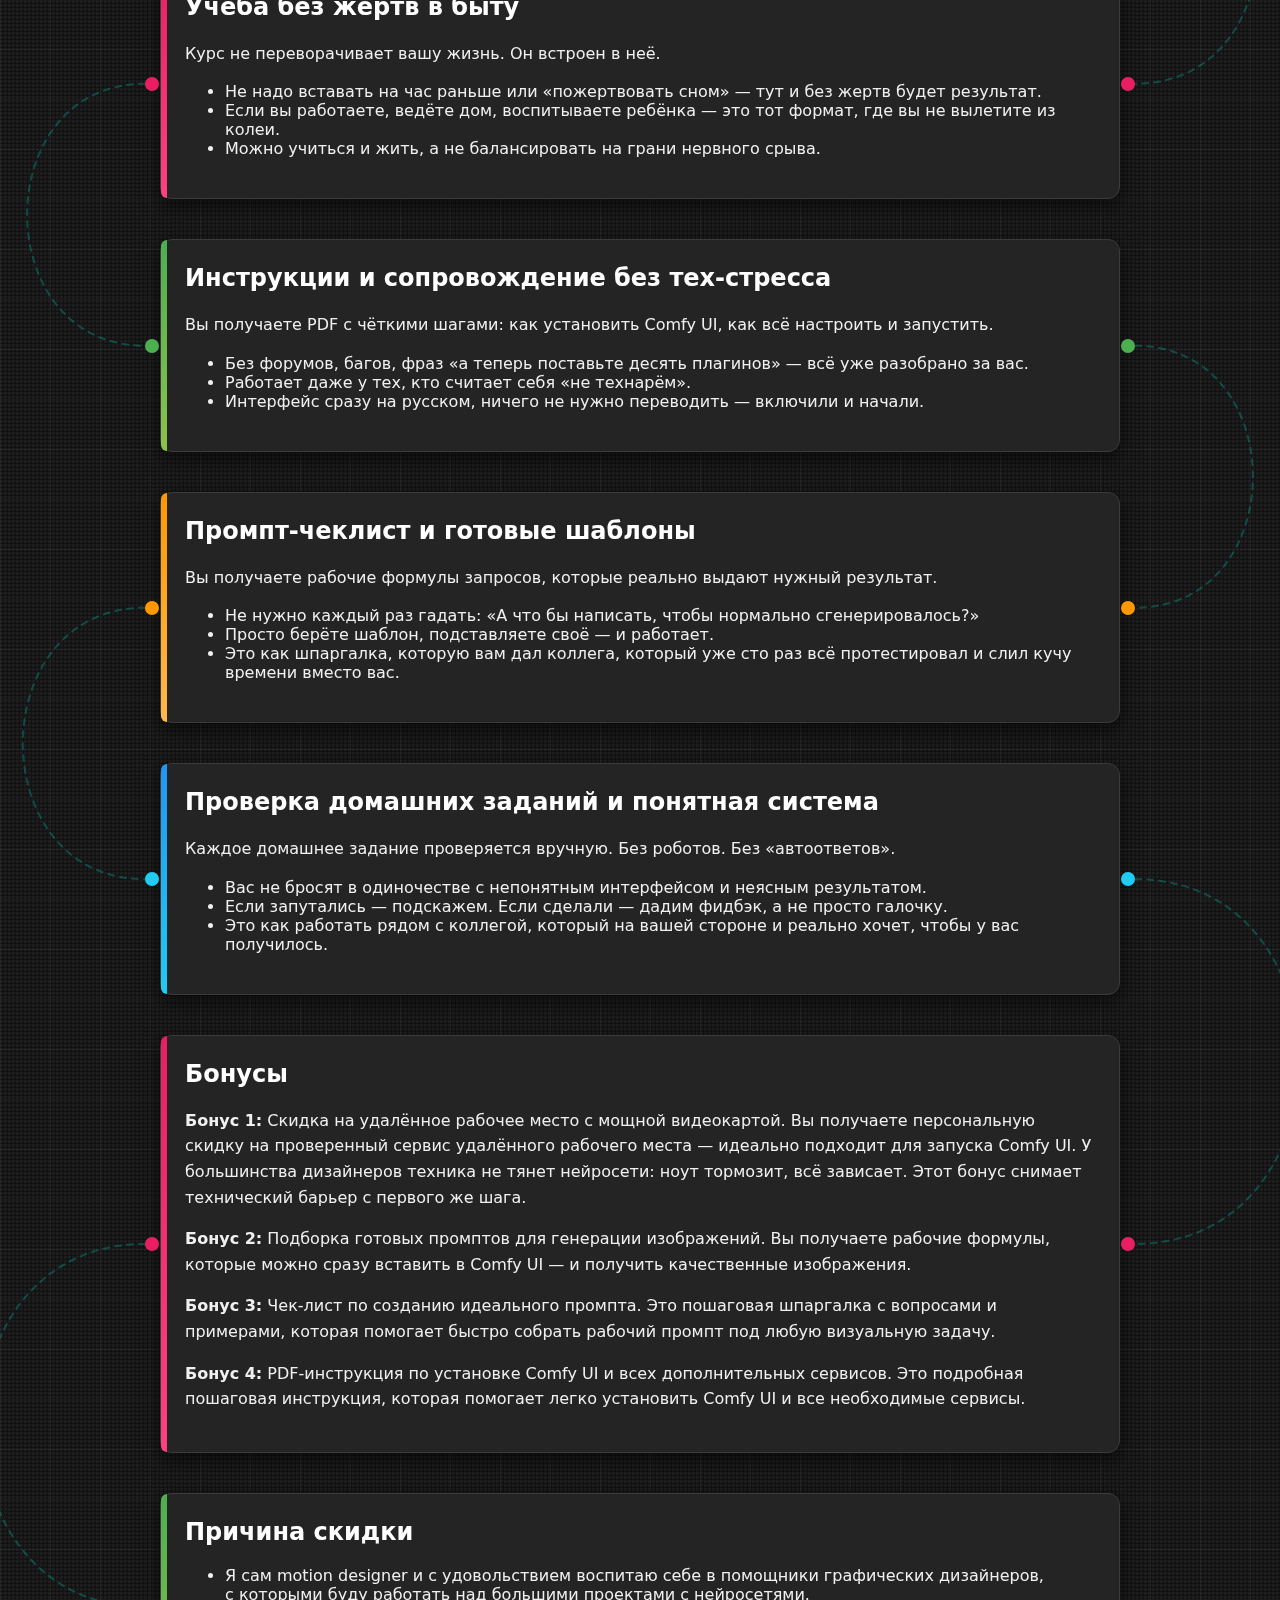
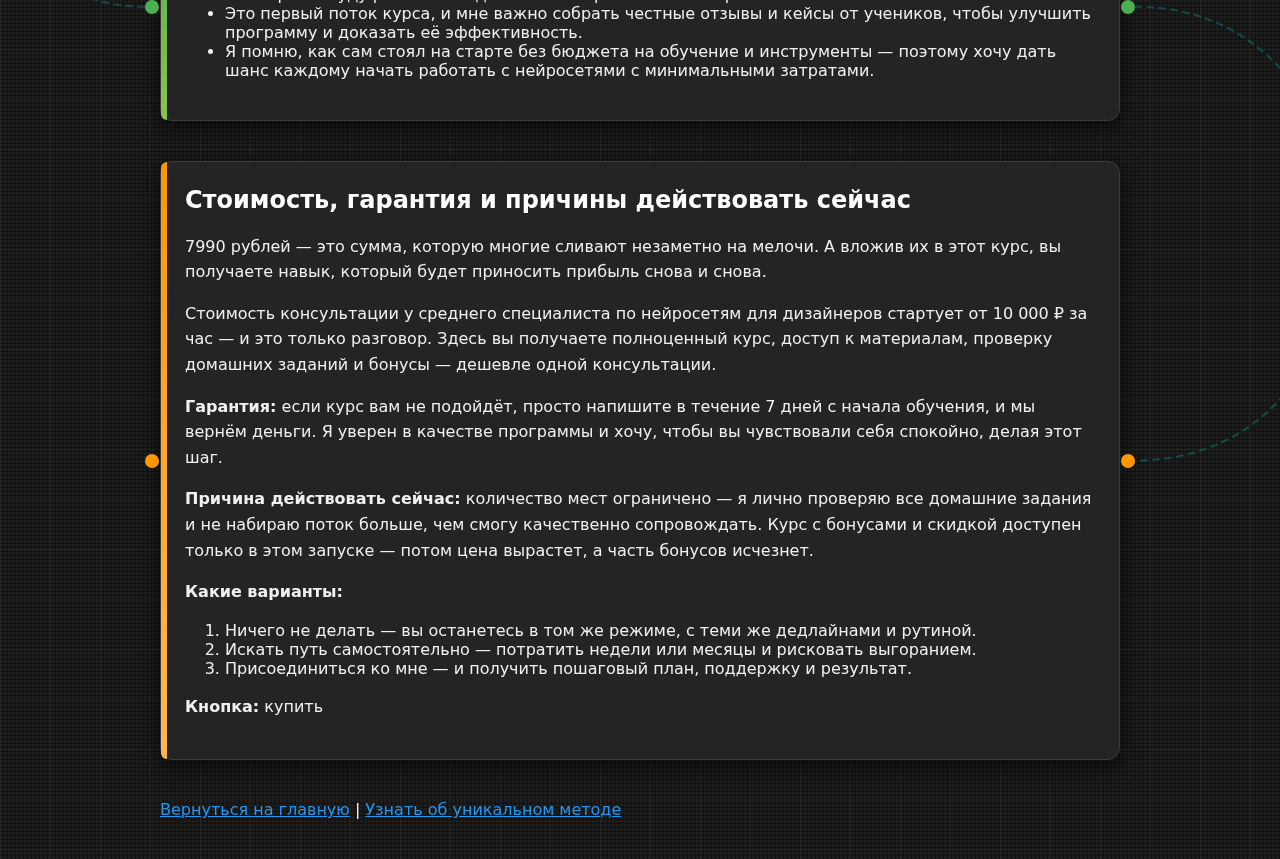
<file: page3.html>
<!DOCTYPE html>
<html lang="ru">
<head>
  <meta charset="UTF-8">
  <meta name="viewport" content="width=device-width, initial-scale=1.0">
  <title>Курс по ComfyUI — Подробности</title>
  <link rel="stylesheet" href="style.css">
</head>
<body>
  <!-- Floating profile overlay -->
  <div class="profile-floating">
    <!-- Updated path: the avatar is stored in the root directory -->
    <img src="profile.jpg" alt="Джон Крылов">
    <div class="profile-info">
      <p class="profile-name">Джон Крылов</p>
      <p class="profile-role">Режиссёр монтажа, моушн дизайнер</p>
      <a href="https://t.me/Joneuro" class="profile-link">@Joneuro</a>
    </div>
  </div>

  <main>
    <section class="nodes">
      <!-- Offer page: details of the express course -->
      <div class="node accent-blue">
        <h1>Экспресс курс «Comfy UI за 40 минут в день: как кратно увеличить свой доход на визуале, делая графические задачи, но быстрее с нейросетями»</h1>
      </div>
      <div class="node accent-pink">
        <h2>Почему вам нужен этот курс</h2>
        <p>Наконец‑то вы перестанете тратить часы на однотипную ручную работу — нейросеть будет брать эту рутину на себя. Благодаря этому вы освободите 2–3 часа в день, которые сможете потратить на сон, прогулку или просто чашку кофе в тишине. Уже через неделю вы начнёте брать больше заказов, не жертвуя качеством, потому что будете работать быстрее и легче. И, главное — попрощаетесь с выгоранием и наконец почувствуете уверенность, порядок и удовольствие от своей профессии.</p>
      </div>
      <div class="node accent-green">
        <h2>Что такое Comfy UI</h2>
        <p>Comfy UI — это самая удобная и доступная нейросеть для визуальных дизайнеров, в том числе работающих с 3D. Она абсолютно бесплатна, работает стабильно и не требует ни суперкомпьютера, ни технического опыта. Вам не нужно быть программистом — всё уже настроено, всё понятно, всё по‑русски. Настолько просто, что даже если вы — мама в декрете с минимальным временем на учёбу, вы спокойно освоите её за неделю. Это тот редкий случай, когда вы действительно получаете инструмент, который работает за вас — экономит силы, снимает рутину и открывает новое дыхание в вашей профессии.</p>
        <p>И, самое главное: вы создаёте изображения с нужным разрешением, без воды и подписок и больше не боитесь печати.</p>
      </div>
      <div class="node accent-orange">
        <h2>Короткие видеоуроки (по 40 минут)</h2>
        <ul>
          <li>Никакой воды. Только по делу — быстро, ясно и пошагово.</li>
          <li>Не нужно выпрашивать полдня на обучение — вписывается даже в загруженный день.</li>
          <li>Это не «напрягись и выживи», а нормальный курс, который можно пройти без жертв и выгорания.</li>
        </ul>
      </div>
      <div class="node accent-blue">
        <h2>Гибкий формат без давления</h2>
        <p>Доступ к урокам — ещё 1,5 месяца после окончания. Если пропустили — вернулись и спокойно догнали.</p>
        <ul>
          <li>Никто не гонит, не штрафует, не дышит в спину.</li>
          <li>Темп регулируете вы. Можно идти ровно, без перегрузки, и всё успеть.</li>
          <li>Если вы когда‑то сливались с курсов — тут не сольётесь. Всё построено так, чтобы реально дойти до конца.</li>
        </ul>
      </div>
      <div class="node accent-pink">
        <h2>Учёба без жертв в быту</h2>
        <p>Курс не переворачивает вашу жизнь. Он встроен в неё.</p>
        <ul>
          <li>Не надо вставать на час раньше или «пожертвовать сном» — тут и без жертв будет результат.</li>
          <li>Если вы работаете, ведёте дом, воспитываете ребёнка — это тот формат, где вы не вылетите из колеи.</li>
          <li>Можно учиться и жить, а не балансировать на грани нервного срыва.</li>
        </ul>
      </div>
      <div class="node accent-green">
        <h2>Инструкции и сопровождение без тех‑стресса</h2>
        <p>Вы получаете PDF с чёткими шагами: как установить Comfy UI, как всё настроить и запустить.</p>
        <ul>
          <li>Без форумов, багов, фраз «а теперь поставьте десять плагинов» — всё уже разобрано за вас.</li>
          <li>Работает даже у тех, кто считает себя «не технарём».</li>
          <li>Интерфейс сразу на русском, ничего не нужно переводить — включили и начали.</li>
        </ul>
      </div>
      <div class="node accent-orange">
        <h2>Промпт‑чеклист и готовые шаблоны</h2>
        <p>Вы получаете рабочие формулы запросов, которые реально выдают нужный результат.</p>
        <ul>
          <li>Не нужно каждый раз гадать: «А что бы написать, чтобы нормально сгенерировалось?»</li>
          <li>Просто берёте шаблон, подставляете своё — и работает.</li>
          <li>Это как шпаргалка, которую вам дал коллега, который уже сто раз всё протестировал и слил кучу времени вместо вас.</li>
        </ul>
      </div>
      <div class="node accent-blue">
        <h2>Проверка домашних заданий и понятная система</h2>
        <p>Каждое домашнее задание проверяется вручную. Без роботов. Без «автоответов».</p>
        <ul>
          <li>Вас не бросят в одиночестве с непонятным интерфейсом и неясным результатом.</li>
          <li>Если запутались — подскажем. Если сделали — дадим фидбэк, а не просто галочку.</li>
          <li>Это как работать рядом с коллегой, который на вашей стороне и реально хочет, чтобы у вас получилось.</li>
        </ul>
      </div>
      <div class="node accent-pink">
        <h2>Бонусы</h2>
        <p><strong>Бонус 1:</strong> Скидка на удалённое рабочее место с мощной видеокартой. Вы получаете персональную скидку на проверенный сервис удалённого рабочего места — идеально подходит для запуска Comfy UI. У большинства дизайнеров техника не тянет нейросети: ноут тормозит, всё зависает. Этот бонус снимает технический барьер с первого же шага.</p>
        <p><strong>Бонус 2:</strong> Подборка готовых промптов для генерации изображений. Вы получаете рабочие формулы, которые можно сразу вставить в Comfy UI — и получить качественные изображения.</p>
        <p><strong>Бонус 3:</strong> Чек‑лист по созданию идеального промпта. Это пошаговая шпаргалка с вопросами и примерами, которая помогает быстро собрать рабочий промпт под любую визуальную задачу.</p>
        <p><strong>Бонус 4:</strong> PDF‑инструкция по установке Comfy UI и всех дополнительных сервисов. Это подробная пошаговая инструкция, которая помогает легко установить Comfy UI и все необходимые сервисы.</p>
      </div>
      <div class="node accent-green">
        <h2>Причина скидки</h2>
        <ul>
          <li>Я сам motion designer и с удовольствием воспитаю себе в помощники графических дизайнеров, с которыми буду работать над большими проектами с нейросетями.</li>
          <li>Это первый поток курса, и мне важно собрать честные отзывы и кейсы от учеников, чтобы улучшить программу и доказать её эффективность.</li>
          <li>Я помню, как сам стоял на старте без бюджета на обучение и инструменты — поэтому хочу дать шанс каждому начать работать с нейросетями с минимальными затратами.</li>
        </ul>
      </div>
      <div class="node accent-orange">
        <h2>Стоимость, гарантия и причины действовать сейчас</h2>
        <p>7990 рублей — это сумма, которую многие сливают незаметно на мелочи. А вложив их в этот курс, вы получаете навык, который будет приносить прибыль снова и снова.</p>
        <p>Стоимость консультации у среднего специалиста по нейросетям для дизайнеров стартует от 10 000 ₽ за час — и это только разговор. Здесь вы получаете полноценный курс, доступ к материалам, проверку домашних заданий и бонусы — дешевле одной консультации.</p>
        <p><strong>Гарантия:</strong> если курс вам не подойдёт, просто напишите в течение 7 дней с начала обучения, и мы вернём деньги. Я уверен в качестве программы и хочу, чтобы вы чувствовали себя спокойно, делая этот шаг.</p>
        <p><strong>Причина действовать сейчас:</strong> количество мест ограничено — я лично проверяю все домашние задания и не набираю поток больше, чем смогу качественно сопровождать. Курс с бонусами и скидкой доступен только в этом запуске — потом цена вырастет, а часть бонусов исчезнет.</p>
        <p><strong>Какие варианты:</strong></p>
        <ol>
          <li>Ничего не делать — вы останетесь в том же режиме, с теми же дедлайнами и рутиной.</li>
          <li>Искать путь самостоятельно — потратить недели или месяцы и рисковать выгоранием.</li>
          <li>Присоединиться ко мне — и получить пошаговый план, поддержку и результат.</li>
        </ol>
        <p><strong>Кнопка:</strong> купить</p>
      </div>
    </section>
    <div class="footer-links">
      <a class="link" href="index.html">Вернуться на главную</a>
      <span> | </span>
      <a class="link" href="page2.html">Узнать об уникальном методе</a>
    </div>
  </main>

  <!-- Animated floating particles -->
  <div class="flares">
    <span></span><span></span><span></span><span></span><span></span>
    <span></span><span></span><span></span><span></span><span></span>
  </div>

  <!-- SVG connectors between nodes -->
  <svg class="connectors" xmlns="http://www.w3.org/2000/svg"></svg>

  <!-- Floating call-to-action buttons -->
  <div class="cta-fixed">
    <a class="btn btn-primary is-disabled" href="javascript:void(0)" aria-disabled="true" title="Скоро">Купить</a>
    <a class="btn btn-secondary" href="page3.html">Подробнее о курсе</a>
    <a class="btn btn-accent" href="page2.html">Узнать об уникальном методе</a>
  </div>

  <!-- Script for drawing connectors on scroll/resize -->
  <script>
    document.addEventListener('DOMContentLoaded', function () {
      const nodes = Array.from(document.querySelectorAll('.node'));
      const svg = document.querySelector('.connectors');
      // Colour mapping based on accent classes for ports and connectors
      const colourMap = {
        'accent-blue': 'rgba(33, 203, 243, 0.6)',
        'accent-pink': 'rgba(233, 30, 99, 0.6)',
        'accent-green': 'rgba(76, 175, 80, 0.6)',
        'accent-orange': 'rgba(255, 152, 0, 0.6)'
      };
      // Create input/output ports for each node and apply colour coding
      nodes.forEach(node => {
        const inputPort = document.createElement('div');
        inputPort.classList.add('input-port');
        const outputPort = document.createElement('div');
        outputPort.classList.add('output-port');
        let portColour = 'rgba(33, 203, 243, 1)';
        node.classList.forEach(cls => {
          if (colourMap[cls]) {
            const rgb = colourMap[cls].replace(/rgba\(([^,]+), ([^,]+), ([^,]+), [^)]+\)/, '$1,$2,$3');
            portColour = `rgb(${rgb})`;
          }
        });
        inputPort.style.backgroundColor = portColour;
        inputPort.style.borderColor = portColour;
        outputPort.style.backgroundColor = portColour;
        outputPort.style.borderColor = portColour;
        node.appendChild(inputPort);
        node.appendChild(outputPort);
      });
      // Remove horizontal parallax: reset any transforms when scrolling
      function updateParallax() {
        nodes.forEach(node => {
          node.style.transform = '';
        });
      }
      function updateConnectors() {
        const docHeight = document.body.scrollHeight;
        svg.setAttribute('height', docHeight);
        svg.setAttribute('width', document.documentElement.clientWidth);
        while (svg.firstChild) {
          svg.removeChild(svg.firstChild);
        }
        nodes.forEach((node, idx) => {
          // Connect each node to the next with orientation same side
          const next = nodes[idx + 1];
          if (!next) return;
          const orientation = idx % 2 === 0 ? 'right' : 'left';
          const startPort = orientation === 'right' ? node.querySelector('.output-port') : node.querySelector('.input-port');
          const endPort = orientation === 'right' ? next.querySelector('.output-port') : next.querySelector('.input-port');
          if (!startPort || !endPort) return;
          const rect1 = startPort.getBoundingClientRect();
          const rect2 = endPort.getBoundingClientRect();
          let startX, endX;
          if (orientation === 'right') {
            startX = rect1.left + rect1.width + window.scrollX;
            endX = rect2.left + rect2.width + window.scrollX;
          } else {
            startX = rect1.left + window.scrollX;
            endX = rect2.left + window.scrollX;
          }
          const startY = rect1.top + rect1.height / 2 + window.scrollY;
          const endY = rect2.top + rect2.height / 2 + window.scrollY;
          const verticalDistance = Math.abs(endY - startY);
          const baseOffset = Math.max(100, verticalDistance * 0.6);
          const offset = orientation === 'right' ? baseOffset : -baseOffset;
          const ctrl1X = startX + offset;
          const ctrl1Y = startY;
          const ctrl2X = endX + offset;
          const ctrl2Y = endY;
          const pathData = `M ${startX},${startY} C ${ctrl1X},${ctrl1Y} ${ctrl2X},${ctrl2Y} ${endX},${endY}`;
          const path = document.createElementNS('http://www.w3.org/2000/svg', 'path');
          path.setAttribute('d', pathData);
          let strokeColour = 'rgba(0, 200, 180, 0.6)';
          node.classList.forEach(cls => {
            if (colourMap[cls]) {
              strokeColour = colourMap[cls];
            }
          });
          path.setAttribute('stroke', strokeColour);
          path.setAttribute('stroke-width', '2');
          path.setAttribute('fill', 'none');
          path.setAttribute('stroke-linecap', 'round');
          path.setAttribute('stroke-dasharray', '6 6');
          path.style.animation = 'dash-motion 4s linear infinite';
          svg.appendChild(path);
        });
      }
      function onScroll() {
        updateParallax();
        updateConnectors();
      }
      updateParallax();
      updateConnectors();
      window.addEventListener('resize', updateConnectors);
      window.addEventListener('scroll', onScroll);
    });
  </script>
</body>
</html>
</file>
<file: style.css>
/* Global styles */
body {
    margin: 0;
    padding: 0;
    font-family: system-ui, -apple-system, BlinkMacSystemFont, 'Segoe UI', Roboto, Oxygen, Ubuntu, Cantarell, 'Open Sans', 'Helvetica Neue', sans-serif;
    background-color: #121212;
    color: #f0f0f0;
    /* establish a containing block for absolutely positioned elements like connectors */
    position: relative;
    /* Layered grid and dot background for more visual interest */
    background-image:
        radial-gradient(circle at 1px 1px, rgba(255, 255, 255, 0.05) 2px, transparent 0),
        linear-gradient(0deg, rgba(255, 255, 255, 0.04) 1px, transparent 1px),
        linear-gradient(90deg, rgba(255, 255, 255, 0.04) 1px, transparent 1px);
    background-size:
        4px 4px,
        50px 50px,
        50px 50px;

    /* Prevent the page from acquiring a horizontal scrollbar. All
       horizontally scrolling elements (e.g., the gallery) manage
       their own overflow, while the body remains locked to the
       viewport width. */
    overflow-x: hidden;
}

/* Floating color blobs to add visual interest */
body::after {
    content: "";
    position: fixed;
    top: 0;
    left: 0;
    width: 100%;
    height: 100%;
    pointer-events: none;
    /* lower z-index so other effects can appear above the gradient */
    z-index: -3;
    background: radial-gradient(circle at 20% 30%, rgba(255, 0, 150, 0.25), transparent 60%),
                radial-gradient(circle at 80% 70%, rgba(0, 150, 255, 0.25), transparent 60%);
    animation: floating-gradient 25s linear infinite;
}

/* Floating particles effect */
.flares {
    position: fixed;
    top: 0;
    left: 0;
    width: 100%;
    height: 100%;
    pointer-events: none;
    /* appear above background gradient but below connectors and content */
    z-index: -2;
    overflow: hidden;
}

.flares span {
    position: absolute;
    display: block;
    width: 16px;
    height: 16px;
    background: radial-gradient(circle, rgba(255, 255, 255, 0.5) 20%, rgba(255, 255, 255, 0) 70%);
    border-radius: 50%;
    animation: particle-float linear infinite;
    opacity: 0.8;
}

/* Individual positions, sizes and animation durations for particles */
.flares span:nth-child(1)  { left: 5%;  animation-duration: 18s; animation-delay: 0s;  width: 14px; height: 14px; }
.flares span:nth-child(2)  { left: 20%; animation-duration: 24s; animation-delay: 4s;  width: 18px; height: 18px; }
.flares span:nth-child(3)  { left: 35%; animation-duration: 20s; animation-delay: 2s;  width: 12px; height: 12px; }
.flares span:nth-child(4)  { left: 50%; animation-duration: 26s; animation-delay: 6s;  width: 20px; height: 20px; }
.flares span:nth-child(5)  { left: 65%; animation-duration: 22s; animation-delay: 1s;  width: 10px; height: 10px; }
.flares span:nth-child(6)  { left: 80%; animation-duration: 28s; animation-delay: 3s;  width: 22px; height: 22px; }
.flares span:nth-child(7)  { left: 90%; animation-duration: 30s; animation-delay: 7s;  width: 16px; height: 16px; }
.flares span:nth-child(8)  { left: 15%; animation-duration: 25s; animation-delay: 5s;  width: 20px; height: 20px; }
.flares span:nth-child(9)  { left: 40%; animation-duration: 27s; animation-delay: 8s;  width: 16px; height: 16px; }
.flares span:nth-child(10) { left: 70%; animation-duration: 23s; animation-delay: 9s;  width: 18px; height: 18px; }

@keyframes particle-float {
    0%   { transform: translateY(100vh) scale(0.8); opacity: 0; }
    10%  { opacity: 1; }
    100% { transform: translateY(-20vh) scale(1.2); opacity: 0; }
}

@keyframes floating-gradient {
    0% {
        transform: translate(0, 0) scale(1);
    }
    50% {
        transform: translate(-100px, 80px) scale(1.2);
    }
    100% {
        transform: translate(0, 0) scale(1);
    }
}

main {
    max-width: 960px;
    margin: 0 auto;
    /* extra top padding to accommodate floating profile overlay */
    padding: 140px 20px 40px 20px;
}

h1, h2, h3 {
    color: #ffffff;
    margin-top: 0;
}

p {
    line-height: 1.6;
    margin: 1rem 0;
}

/* Node container styling */
.node {
    background-color: #242424;
    border: 1px solid #3b3b3b;
    border-radius: 12px;
    padding: 24px;
    margin-bottom: 40px;
    box-shadow: 0 6px 20px rgba(0, 0, 0, 0.6);
    position: relative;
    transition: transform 0.3s ease, box-shadow 0.3s ease;
}

/* Accent bar on the left of each node */
/* Default accent bar – used when no specific accent class is applied */
.node::before {
    content: "";
    position: absolute;
    left: 0;
    top: 0;
    bottom: 0;
    width: 6px;
    background: linear-gradient(to bottom, #6a5acd, #00bcd4);
    border-top-left-radius: 12px;
    border-bottom-left-radius: 12px;
}

/* Node hover effect */
/* Node hover effect: increase shadow and slightly darken background without conflicting with parallax */
.node:hover {
    box-shadow: 0 10px 28px rgba(0, 0, 0, 0.8);
    background-color: #2c2c2c;
}

/* Brighten the accent bar on hover */
.node:hover::before {
    filter: brightness(1.5);
}

/* Accent colour variants for nodes */
.accent-blue::before {
    background: linear-gradient(to bottom, #2196f3, #21cbf3);
}

.accent-pink::before {
    background: linear-gradient(to bottom, #e91e63, #ff4081);
}

.accent-green::before {
    background: linear-gradient(to bottom, #4caf50, #8bc34a);
}

.accent-orange::before {
    background: linear-gradient(to bottom, #ff9800, #ffb74d);
}

/* Buttons */
.btn {
    display: inline-block;
    padding: 12px 24px;
    margin: 12px 8px 0 0;
    font-size: 1rem;
    font-weight: 600;
    color: #fff;
    text-decoration: none;
    border-radius: 8px;
    cursor: pointer;
    transition: background-color 0.2s ease, transform 0.2s ease;
}

.btn-buy {
    background-color: #e91e63;
    /* subtle pulsing animation to draw attention */
    animation: pulse 5s infinite;
}

.btn-buy:hover {
    background-color: #ad1457;
    transform: translateY(-2px) scale(1.05);
    /* stop pulsing on hover to avoid conflict */
    animation: none;
}

.btn-course {
    background-color: #00bcd4;
}

.btn-course:hover {
    background-color: #008c9e;
    transform: translateY(-2px) scale(1.05);
}

/* Pulso effect for buttons */
@keyframes pulse {
    0%   { transform: scale(1); }
    50%  { transform: scale(1.1); }
    100% { transform: scale(1); }
}

/* Connector lines between nodes */
.connectors {
    position: absolute;
    top: 0;
    left: 0;
    width: 100%;
    /* height will be updated via JS to cover full document */
    pointer-events: none;
    /* appear above flares and above content so connectors are visible */
    z-index: 0;
    overflow: visible;
}

.connectors path {
    stroke: rgba(0, 200, 180, 0.3);
    stroke-width: 2;
    fill: none;
    stroke-dasharray: 6 6;
    /* animate dash offset for subtle movement */
    animation: dash-motion 6s linear infinite;
}

/* Ports on the sides of nodes representing inputs and outputs */
.input-port,
.output-port {
    position: absolute;
    top: 50%;
    width: 10px;
    height: 10px;
    border-radius: 50%;
    transform: translateY(-50%);
    border: 2px solid currentColor;
    background-color: #1e1e1e;
    z-index: 2;
    pointer-events: none;
}

.input-port {
    left: -16px;
}

.output-port {
    right: -16px;
}
@keyframes dash-motion {
    from { stroke-dashoffset: 12; }
    to   { stroke-dashoffset: 0; }
}

/* No vertical connectors below nodes – connectors are drawn dynamically via SVG */

/* Style for circular author photo */
.profile-photo {
    display: block;
    margin: 0 auto 20px;
    width: 120px;
    height: 120px;
    border-radius: 50%;
    object-fit: cover;
    border: 3px solid #00bcd4;
    box-shadow: 0 4px 10px rgba(0, 0, 0, 0.4);
}

/* Floating profile overlay above all content */
.profile-floating {
    position: fixed;
    top: 20px;
    right: 20px;
    left: auto;
    z-index: 1000;
    display: flex;
    align-items: center;
    padding: 12px 16px;
    background: rgba(36, 36, 36, 0.8);
    border-radius: 16px;
    backdrop-filter: blur(6px);
    animation: floatAnim 8s ease-in-out infinite;
}

.profile-floating img {
    width: 80px;
    height: 80px;
    border-radius: 50%;
    object-fit: cover;
    border: 2px solid #00bcd4;
    margin-right: 12px;
}

.profile-floating .profile-info {
    color: #ffffff;
}

.profile-floating .profile-info .profile-name {
    font-size: 1.1rem;
    font-weight: 600;
    margin: 0;
    line-height: 1.2;
}

.profile-floating .profile-info .profile-role {
    font-size: 0.9rem;
    color: #b0b0b0;
    margin: 4px 0 8px 0;
    line-height: 1.2;
}

.profile-floating .profile-info .profile-link {
    font-size: 0.9rem;
    color: #21cbf3;
    text-decoration: underline;
}

/* Gallery styles: horizontally scrollable strip of images inside a node */
/* Gallery styling: large, elegant strip of photos */
/* The gallery node itself hides horizontal overflow so that
   the page does not scroll sideways. Only the internal
   gallery-images container scrolls. */
/* Carousel styling for the photo gallery */
.gallery-node {
    overflow: hidden;
}
/* Gallery container: larger height for more immersive viewing. */
.gallery-carousel {
    position: relative;
    overflow: hidden;
    /* Set the height of the carousel. A moderate value keeps
       images large enough to be engaging without dominating the entire
       screen. 360px strikes a balance between the original smaller
       gallery and the oversized version. */
    height: 360px;
}
.gallery-track {
    display: flex;
    height: 100%;
    transition: transform 0.6s ease;
}
.gallery-track img {
    width: 100%;
    height: 100%;
    /* Ensure the entire photo is visible within the slide. Use contain
       instead of cover so that the image scales down to fit the height,
       leaving horizontal letterboxing if necessary. Position the image
       centrally so any empty space appears evenly on both sides. */
    object-fit: contain;
    object-position: center;
    background-color: #121212;
    border-radius: 16px;
    flex-shrink: 0;
    box-shadow: 0 4px 12px rgba(0, 0, 0, 0.4);
}
.gallery-dots {
    position: absolute;
    bottom: 12px;
    left: 50%;
    transform: translateX(-50%);
    display: flex;
    gap: 8px;
    z-index: 1;
}
/* Style for the navigation dots below the gallery. Make them slightly
   larger to visually balance with the increased image size. */
.gallery-dots span {
    width: 12px;
    height: 12px;
    border-radius: 50%;
    background: rgba(255, 255, 255, 0.4);
    cursor: pointer;
    transition: background 0.3s ease;
}
.gallery-dots span.active {
    background: rgba(255, 255, 255, 0.9);
}

/* ------------------------------------------------------------------ */
/* Floating Call‑To‑Action (CTA) Buttons                             */
/*
 * The cta‑fixed container holds the primary actions (Купить,
 * Подробнее о курсе, Узнать об уникальном методе). It stays
 * visible on screen even as the user scrolls, providing easy access
 * to key actions at any point in the article. On large screens the
 * container is positioned mid‑right and stacked vertically. On
 * mobile devices the buttons sit along the bottom edge and stretch
 * evenly across the width.
 *
 * Each button uses dark glassy backgrounds with coloured accent
 * bars on the left to echo the node editor theme. Typography is
 * consistent with the rest of the site: uppercase text, subtle
 * letter‑spacing and equal weight. The accent colours correspond to
 * different actions: pink for the purchase action, blue for course
 * details and orange for the unique method.
 */
.cta-fixed {
  position: fixed;
  /* Position the CTA block at mid‑page so it floats around the middle
     of the viewport without overlapping the hero heading. */
  top: 50%;
  right: 20px;
  /* Do not vertically translate; the top value alone controls position */
  transform: none;
  display: flex;
  flex-direction: column;
  gap: 16px;
  z-index: 10000;
}

/* Base button styles for floating CTAs */
.cta-fixed .btn {
  position: relative;
  display: flex;
  align-items: center;
  justify-content: center;
  width: 190px;
  padding: 14px 18px;
  font-family: inherit;
  font-weight: 600;
  text-transform: uppercase;
  letter-spacing: 0.05em;
  font-size: 0.85rem;
  color: #ffffff;
  /* Use a darker translucent panel so that connectors don't show through
     the buttons. The dark tone complements the site background while
     retaining a hint of transparency for a glassy feel. */
  background: rgba(10, 10, 14, 0.8);
  border: 1px solid rgba(255, 255, 255, 0.08);
  border-radius: 12px;
  cursor: pointer;
  overflow: hidden;
  transition: background 0.2s ease, transform 0.2s ease,
    box-shadow 0.2s ease;
}

/* Accent bar pseudo‑element on the left of each button */
.cta-fixed .btn::before {
  content: '';
  position: absolute;
  left: 0;
  top: 0;
  bottom: 0;
  width: 8px;
  border-radius: 12px 0 0 12px;
}

/* Individual accent colours for buttons */
.btn-primary::before {
  background-color: #ef476f;
}
.btn-secondary::before {
  background-color: #2196f3;
}
.btn-accent::before {
  background-color: #ff9800;
}

/* Hover and active states */
.cta-fixed .btn:hover:not(.is-disabled) {
  background: rgba(255, 255, 255, 0.1);
  transform: translateY(-2px);
  box-shadow: 0 6px 20px rgba(0, 0, 0, 0.6);
}
.cta-fixed .btn:active:not(.is-disabled) {
  transform: translateY(0);
  box-shadow: 0 4px 12px rgba(0, 0, 0, 0.5);
}
/* Disabled state styling */
.cta-fixed .btn.is-disabled {
  opacity: 0.6;
  cursor: default;
}

/* Responsive adjustments for small screens */
@media (max-width: 600px) {
  .cta-fixed {
    top: auto;
    bottom: 10px;
    left: 50%;
    right: auto;
    transform: translateX(-50%);
    flex-direction: row;
    gap: 10px;
  }
  .cta-fixed .btn {
    width: auto;
    flex: 1 1 0;
    padding: 12px 14px;
    font-size: 0.8rem;
  }
}

/*
 * Responsive tweaks for small screens
 * On very narrow devices the layout needs to adjust so that content
 * remains readable. The following media query reduces padding and
 * margins, resizes the floating profile overlay and hides the
 * connector wires/ports. Hiding the connectors on mobile keeps the
 * interface uncluttered and avoids horizontal scrolling. If the
 * screen width is below 600px the nodes stack edge‑to‑edge and the
 * profile overlay stretches across the top with smaller avatar.
 */
@media (max-width: 600px) {
  main {
    max-width: 100%;
    /* reduce the top padding so content starts closer to the top */
    padding: 120px 10px 20px 10px;
  }
  .node {
    padding: 16px;
    margin-bottom: 24px;
  }
  /* Make the profile overlay span the width of the screen */
  .profile-floating {
    top: 10px;
    right: 10px;
    left: 10px;
    width: auto;
    padding: 10px;
    flex-direction: row;
  }
  .profile-floating img {
    width: 60px;
    height: 60px;
    margin-right: 10px;
  }
  /* Hide connectors and ports on mobile for simplicity */
  .connectors {
    display: none;
  }
  .input-port,
  .output-port {
    display: none;
  }
}

/* Floating animation for profile overlay */
@keyframes floatAnim {
    0% { transform: translateY(0px) translateX(0px); }
    50% { transform: translateY(-8px) translateX(6px); }
    100% { transform: translateY(0px) translateX(0px); }
}

a.link {
    color: #2196f3;
    text-decoration: underline;
    cursor: pointer;
}

a.link:hover {
    color: #64b5f6;
}

/* Footer link container */
.footer-links {
    margin-top: 32px;
}
</file>
